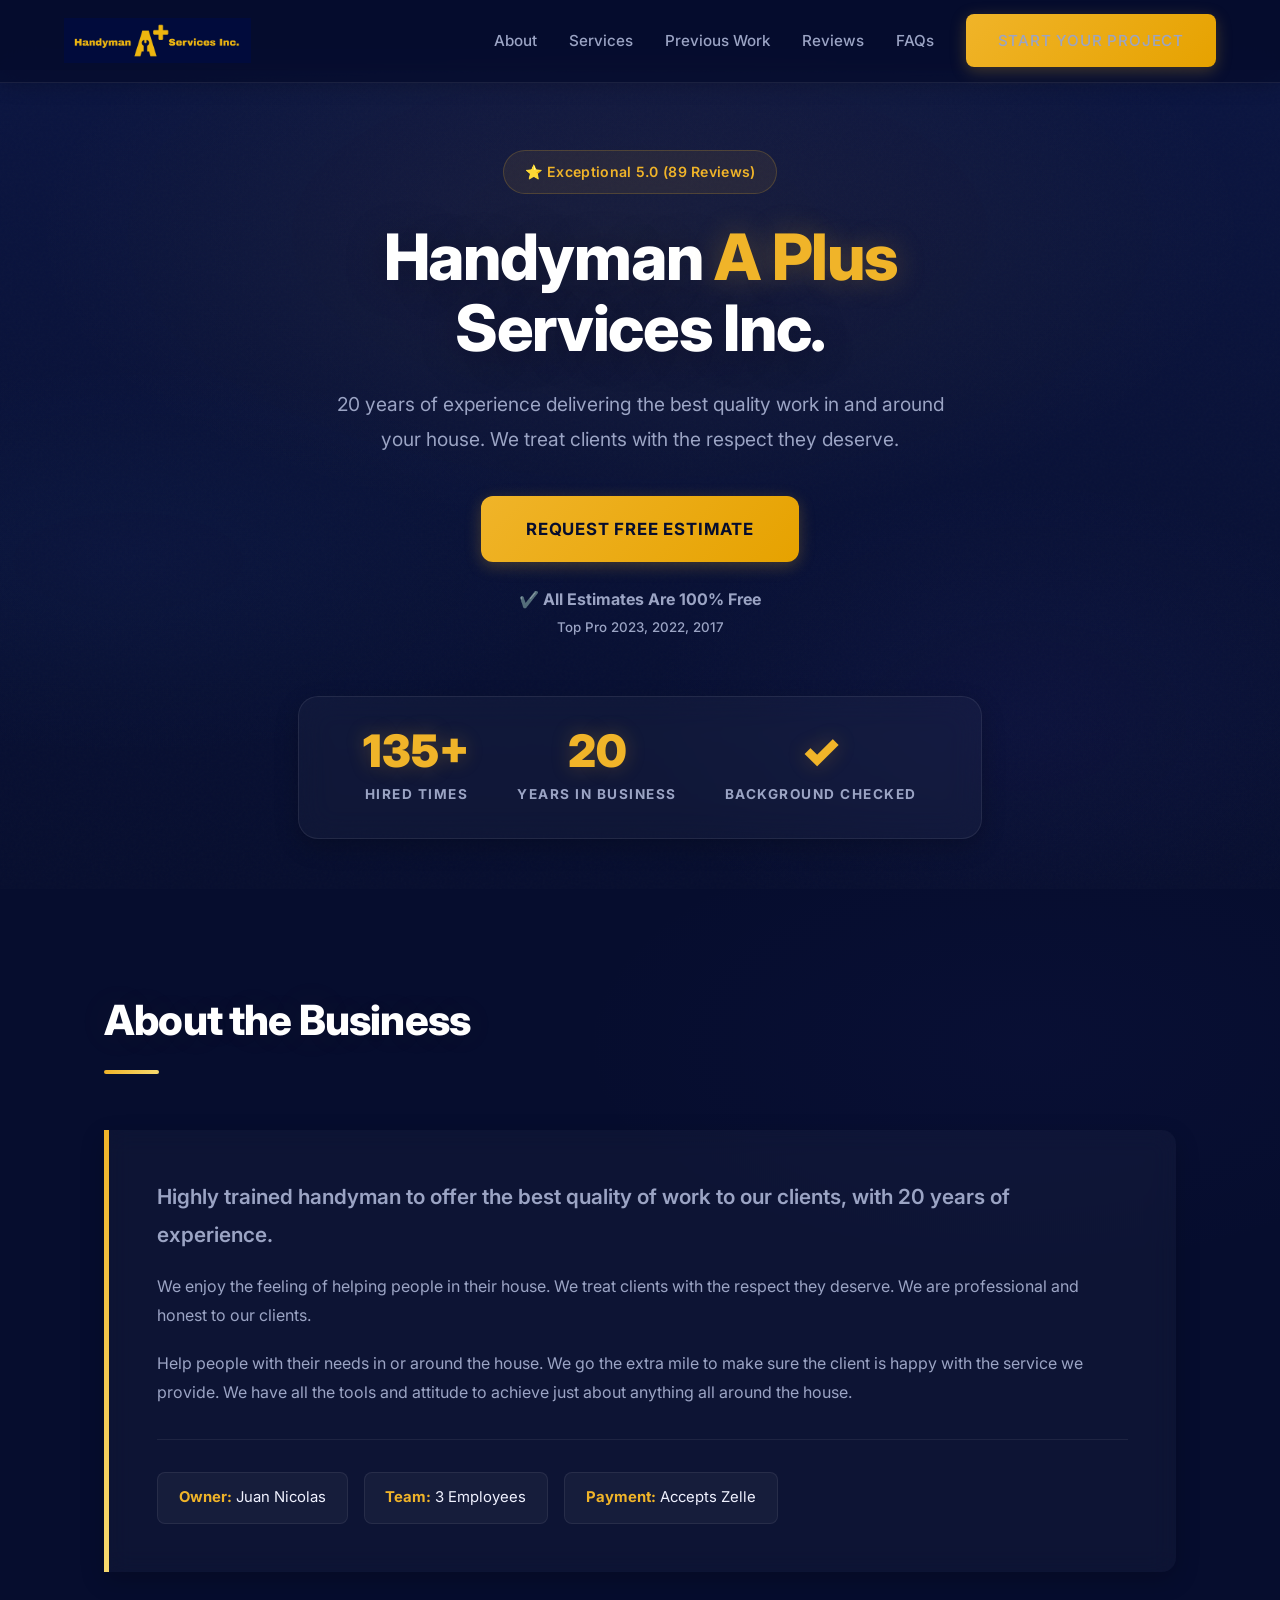
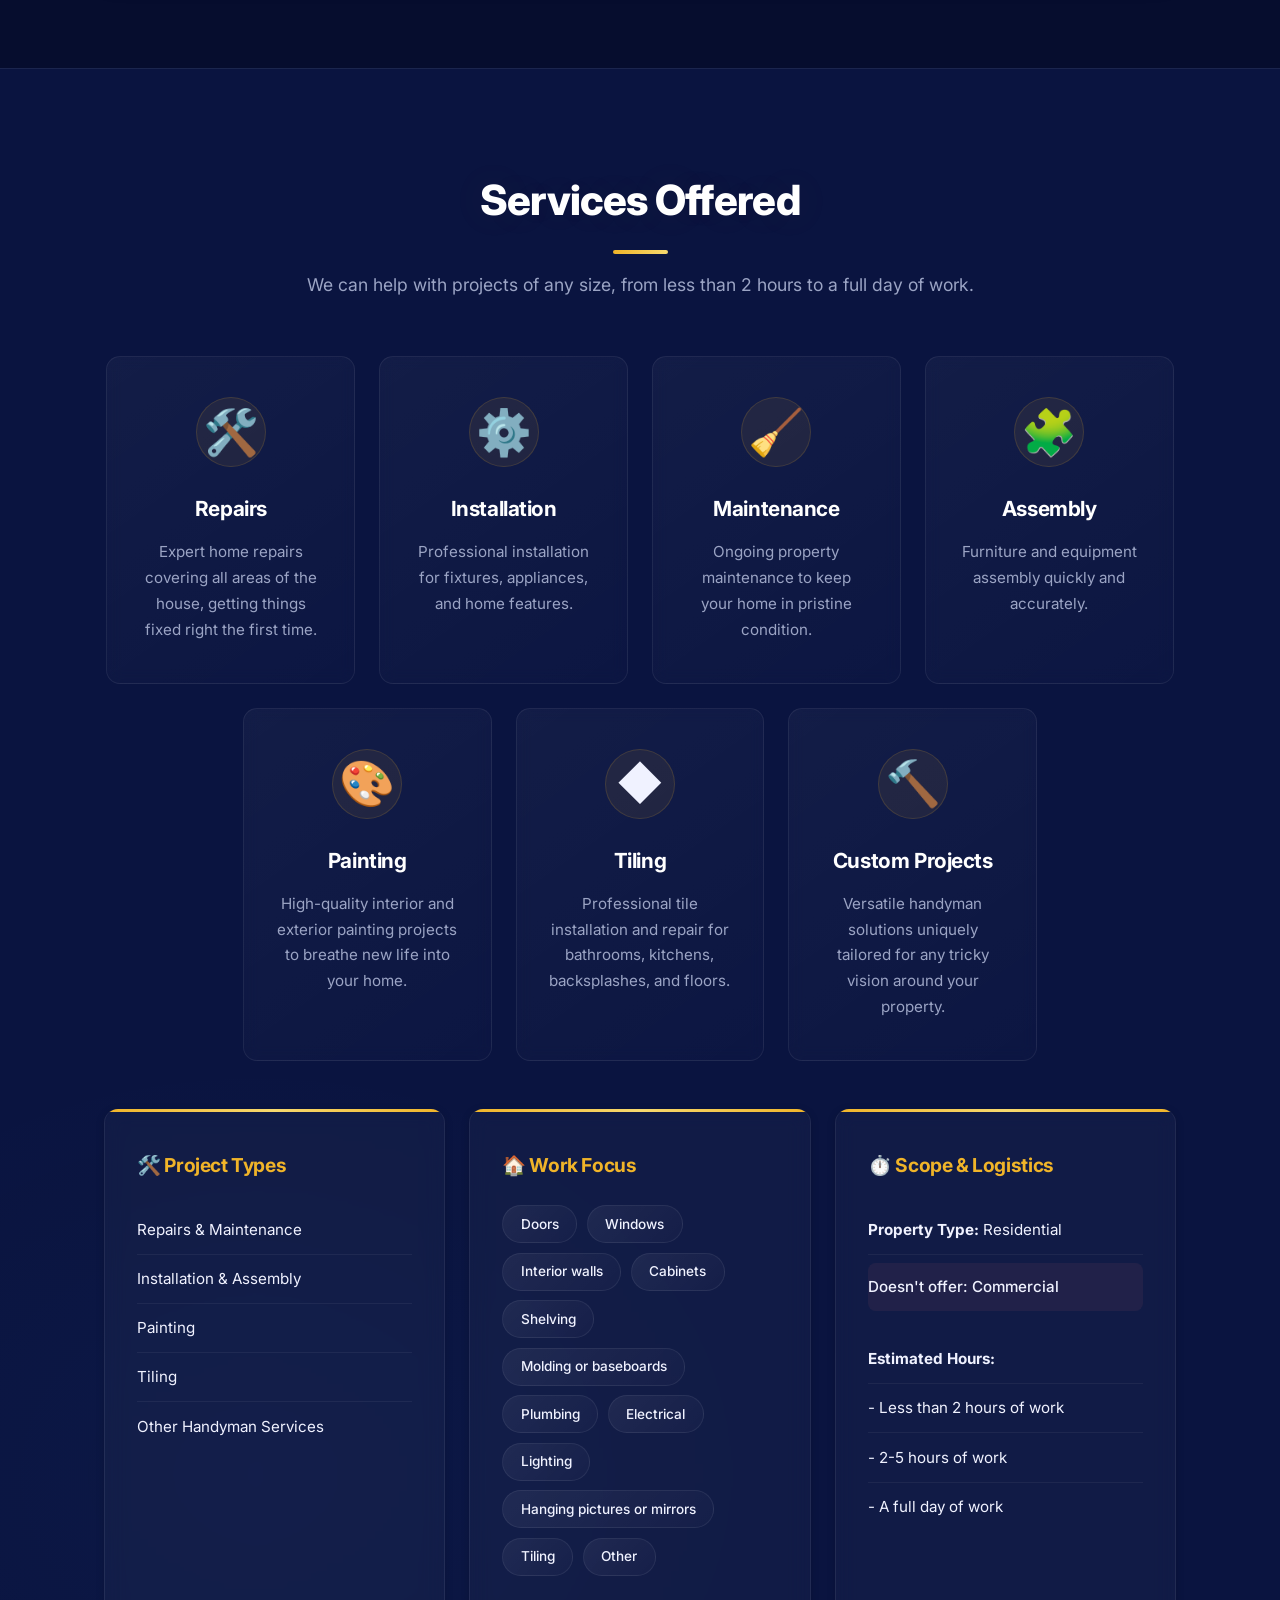
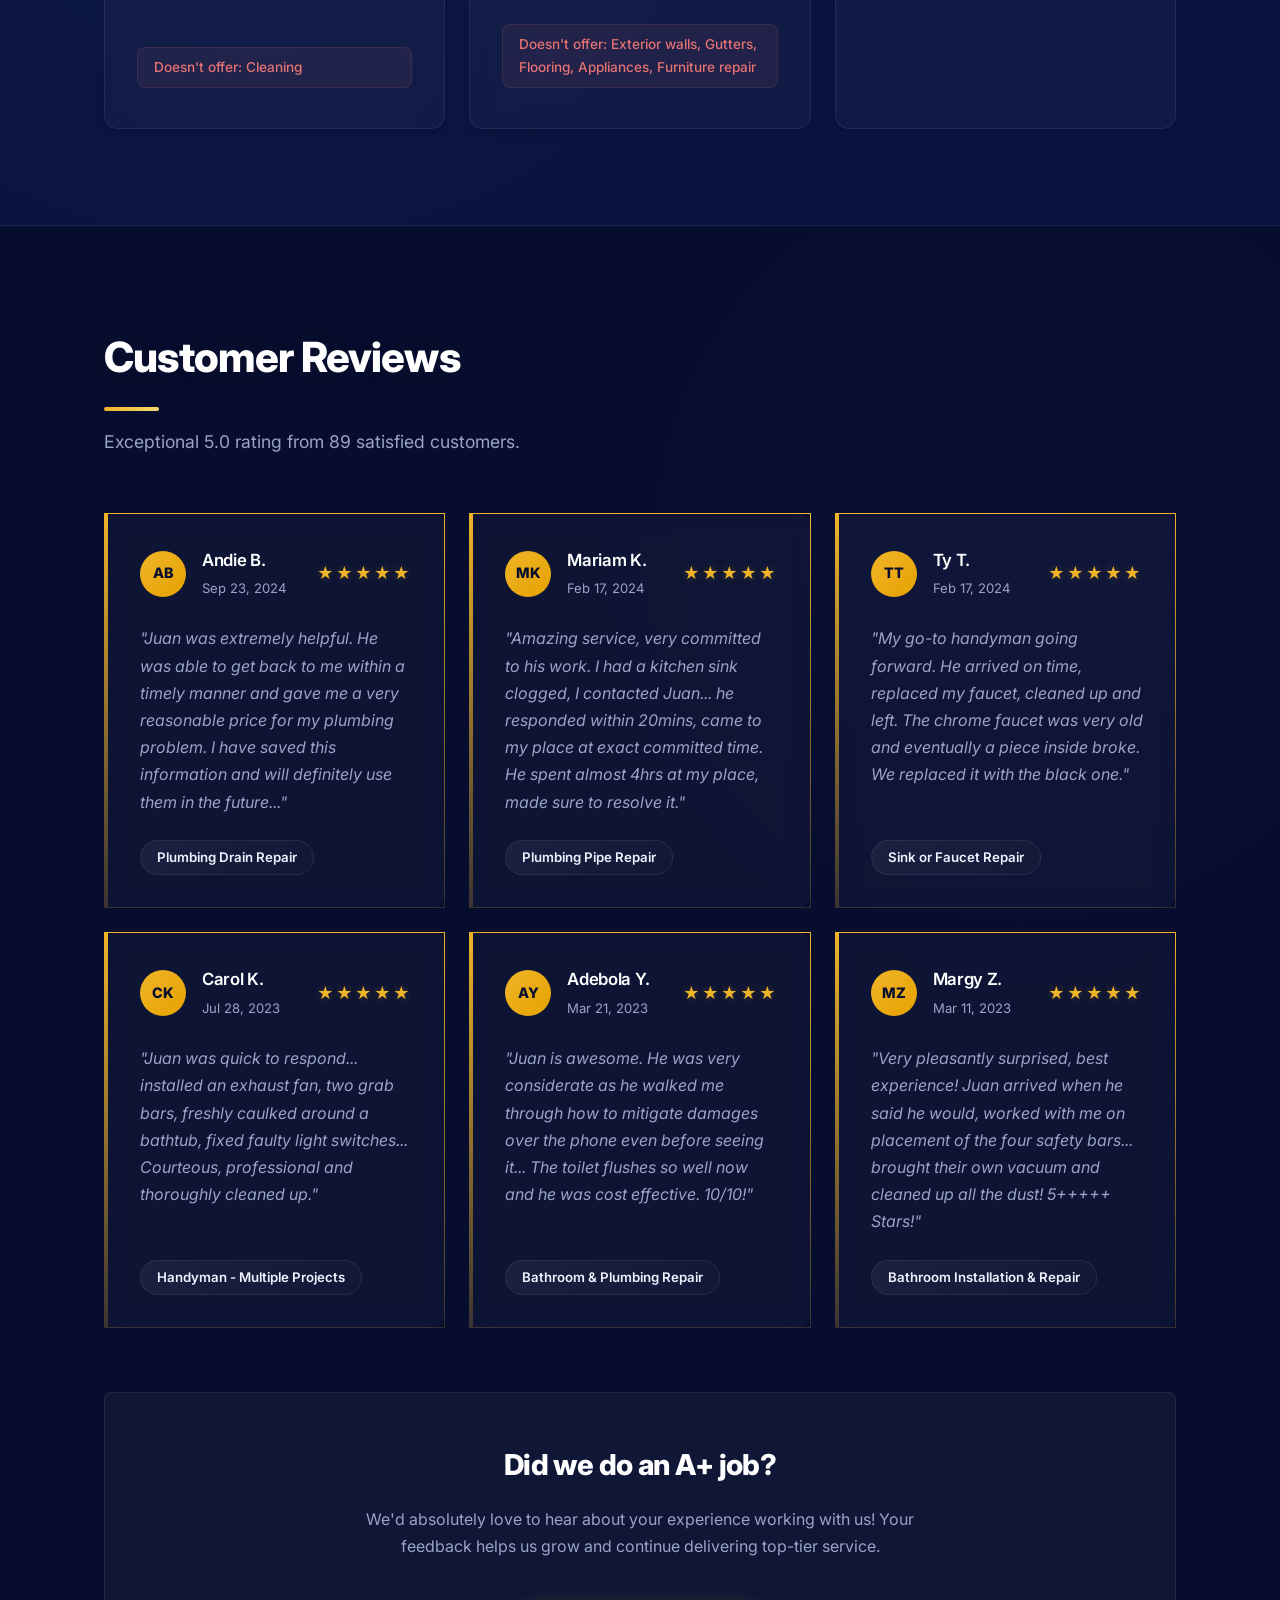
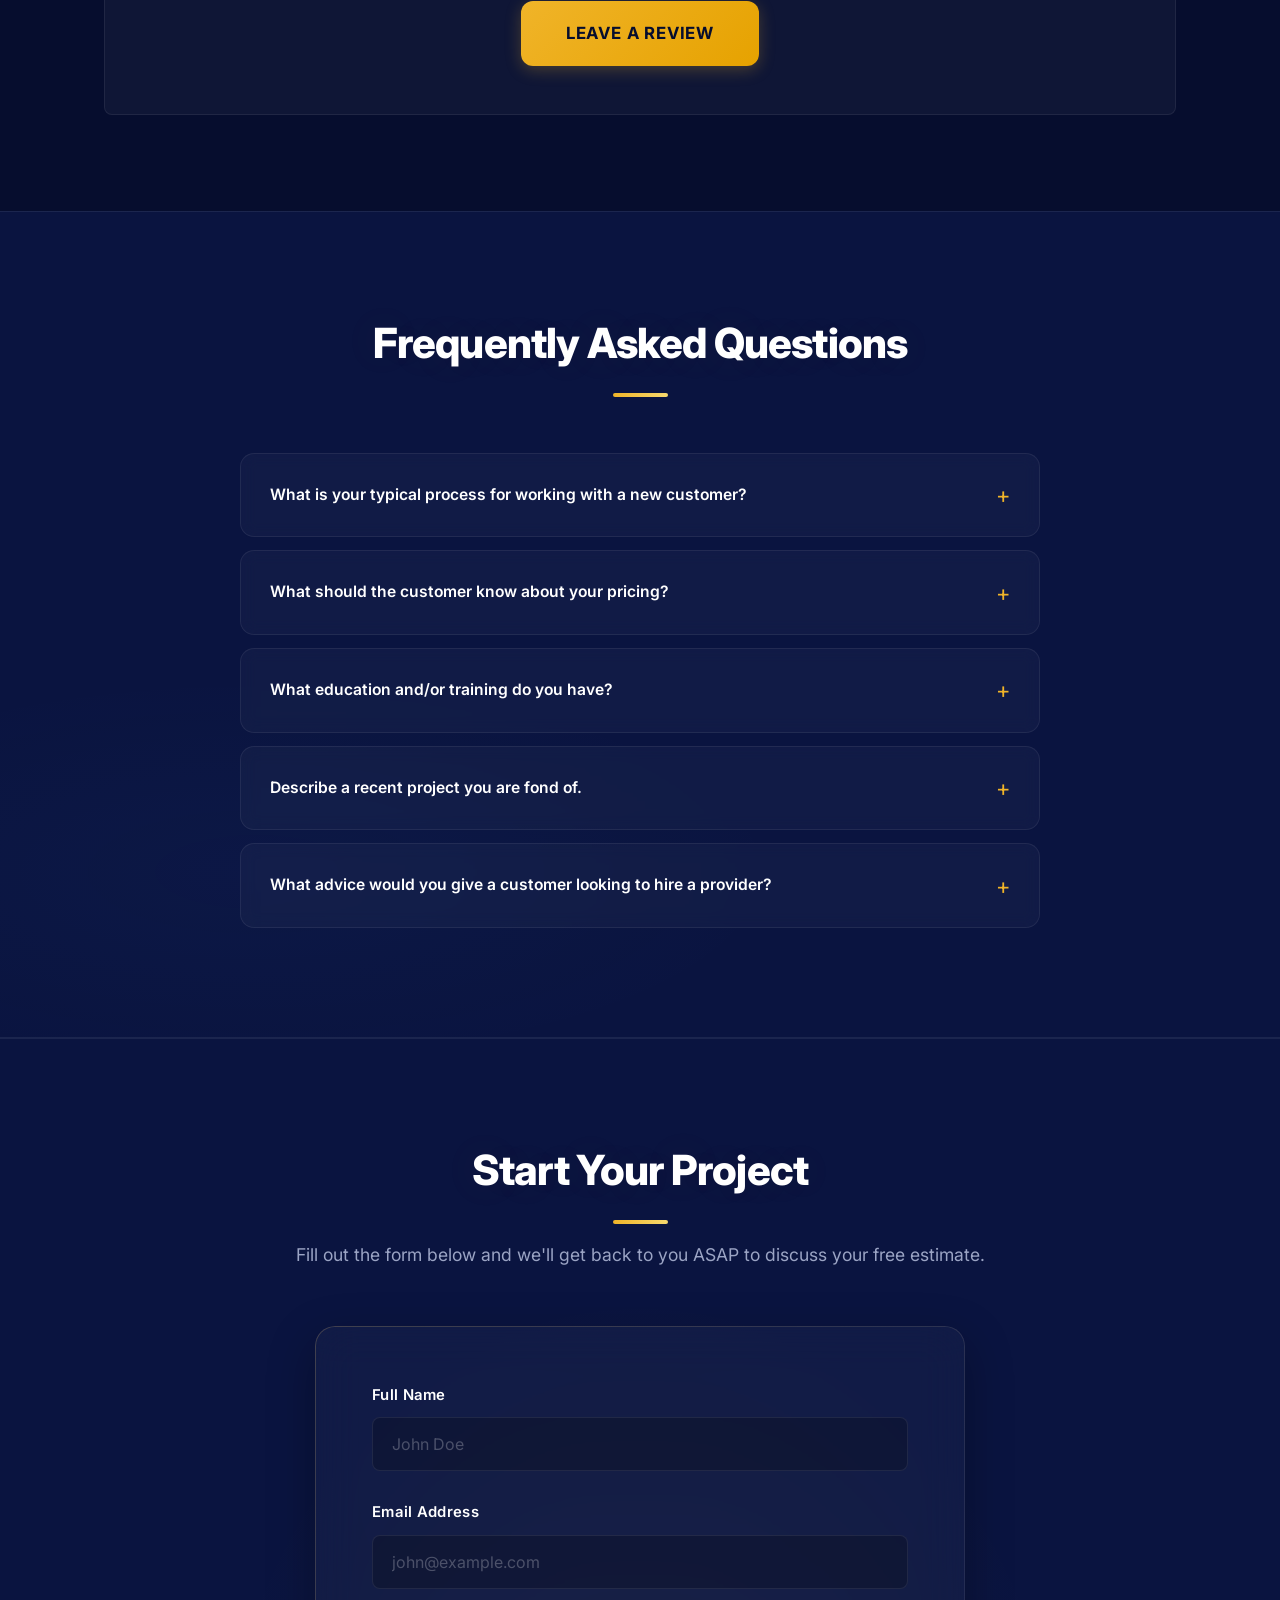
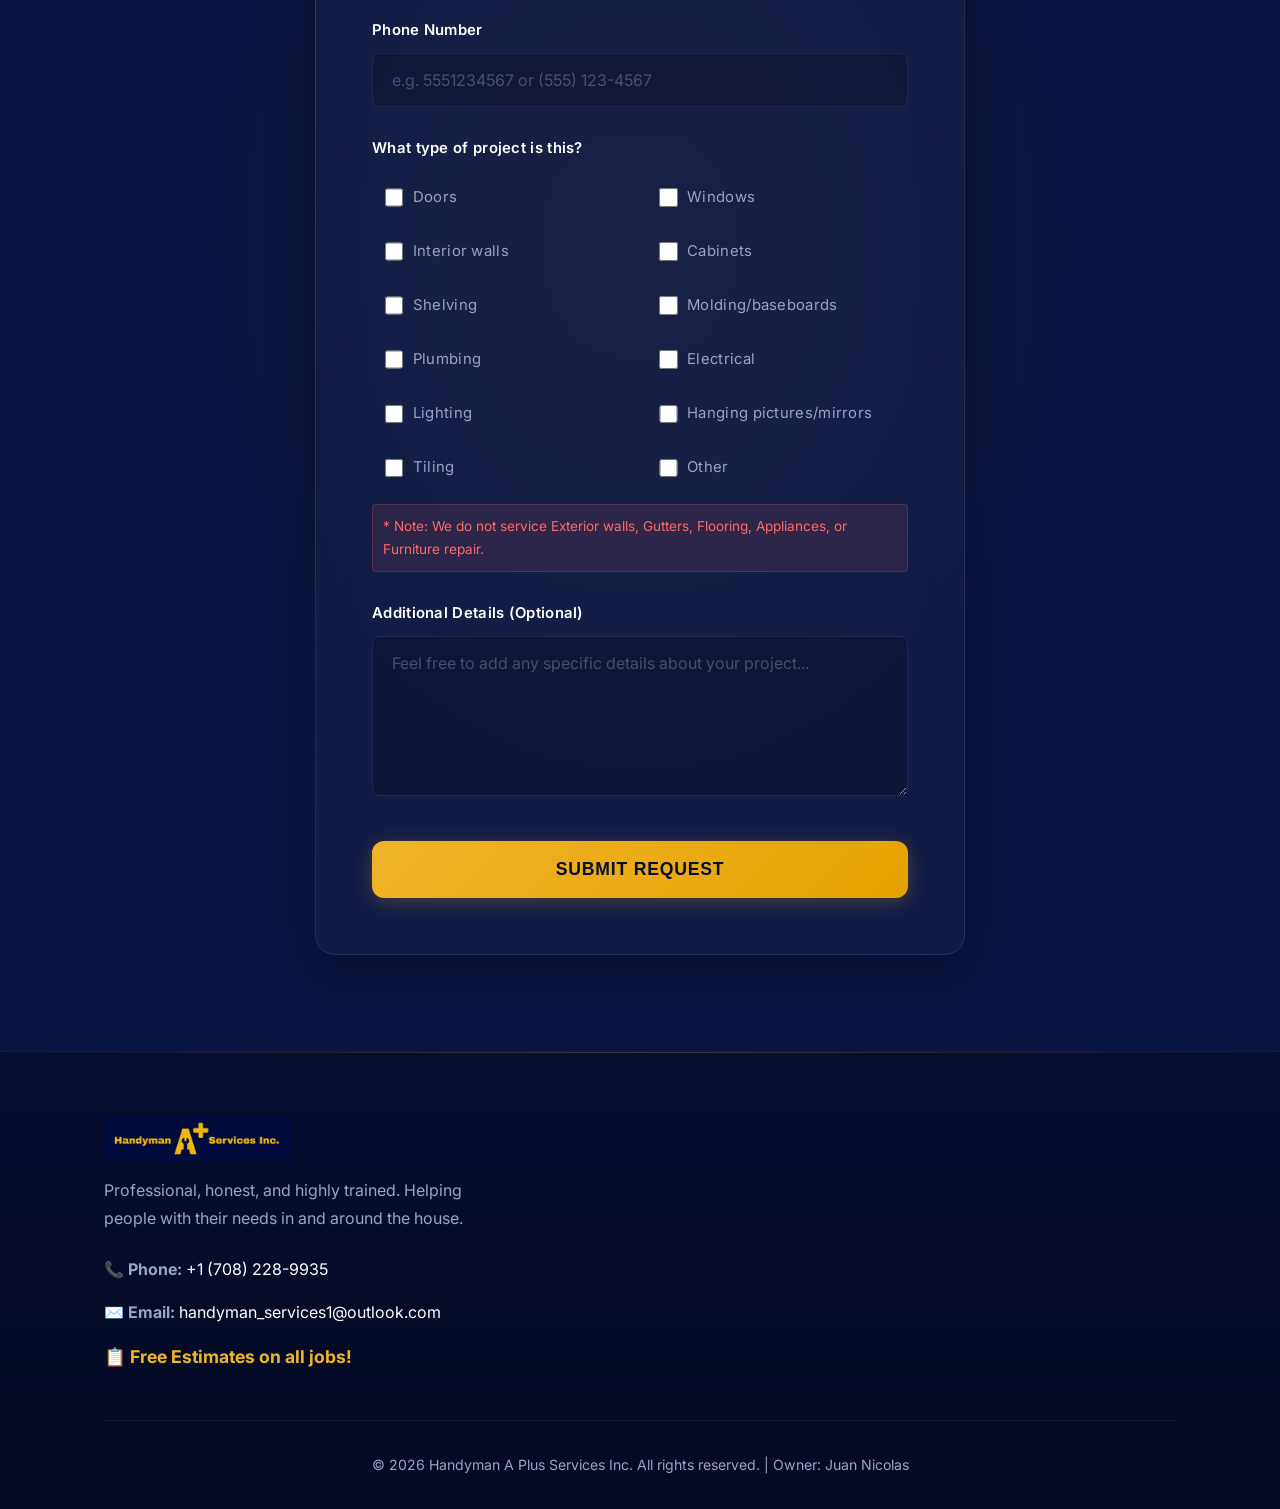
<file: index.html>
<!DOCTYPE html>
<html lang="en">
<head>
    <meta charset="UTF-8">
    <meta name="viewport" content="width=device-width, initial-scale=1.0">
    <title>Handyman A Plus Services Inc. | Top Pro Services</title>
    <meta name="description" content="Highly trained handyman offering the best quality of work to our clients in Chicago, with 20 years of experience.">
    <!-- Clean, professional font -->
    <link href="https://fonts.googleapis.com/css2?family=Inter:wght@300;400;500;600;700;800;900&family=Roboto:wght@300;400;500;700;900&display=swap" rel="stylesheet">
    <link rel="stylesheet" href="style.css?v=3">
    <link rel="icon" type="image/png" href="favicon.png">
</head>
<body>
    <nav class="navbar">
        <a href="index.html" class="logo" style="text-decoration: none;">
            <img src="images/jnav.png?v=2" alt="Handyman A+ Services Inc." style="height: 45px; width: auto; display: block;">
        </a>
        <ul class="nav-links">
            <li><a href="#about">About</a></li>
            <li><a href="#services">Services</a></li>
            <li><a href="previous-work.html">Previous Work</a></li>
            <li><a href="reviews.html">Reviews</a></li>
            <li><a href="#faqs">FAQs</a></li>
            <li><a href="#contact" class="cta-btn primary-btn">Start Your Project</a></li>
        </ul>
        <div class="mobile-menu-btn">☰</div>
    </nav>

    <header class="hero">
        <div class="hero-content">
            <div class="badge">⭐ Exceptional 5.0 (89 Reviews)</div>
            <h1>Handyman <span>A Plus</span><br>Services Inc.</h1>
            <p>20 years of experience delivering the best quality work in and around your house. We treat clients with the respect they deserve.</p>
            <div class="hero-actions">
                <a href="#contact" class="cta-btn primary-btn large">Request Free Estimate</a>
                <div class="contact-info" style="margin-top: 0.5rem;">
                    <strong>✔️ All Estimates Are 100% Free</strong><br>
                    <small>Top Pro 2023, 2022, 2017</small>
                </div>
            </div>
        </div>
        <div class="hero-stats">
            <div class="stat-box">
                <span class="stat-num">135+</span>
                <span class="stat-label">Hired Times</span>
            </div>
            <div class="stat-box">
                <span class="stat-num">20</span>
                <span class="stat-label">Years in Business</span>
            </div>
            <div class="stat-box">
                <span class="stat-num">✓</span>
                <span class="stat-label">Background Checked</span>
            </div>
        </div>
    </header>

    <section id="about" class="about-section">
        <div class="container">
            <div class="section-header">
                <h2>About the Business</h2>
                <div class="line"></div>
            </div>
            <div class="about-content">
                <p class="lead-text">Highly trained handyman to offer the best quality of work to our clients, with 20 years of experience.</p>
                <p>We enjoy the feeling of helping people in their house. We treat clients with the respect they deserve. We are professional and honest to our clients.</p>
                <p>Help people with their needs in or around the house. We go the extra mile to make sure the client is happy with the service we provide. We have all the tools and attitude to achieve just about anything all around the house.</p>
                
                <div class="creds">
                    <div class="cred-item"><strong>Owner:</strong> Juan Nicolas</div>
                    <div class="cred-item"><strong>Team:</strong> 3 Employees</div>
                    <div class="cred-item"><strong>Payment:</strong> Accepts Zelle</div>
                </div>
            </div>
        </div>
    </section>

    <section id="services" class="services-section">
        <div class="container">
            <div class="section-header center">
                <h2>Services Offered</h2>
                <div class="line center-line"></div>
                <p>We can help with projects of any size, from less than 2 hours to a full day of work.</p>
            </div>
            <div class="services-grid">
                <div class="service-card">
                    <div class="icon-wrap">🛠️</div>
                    <h3>Repairs</h3>
                    <p>Expert home repairs covering all areas of the house, getting things fixed right the first time.</p>
                </div>
                <div class="service-card">
                    <div class="icon-wrap">⚙️</div>
                    <h3>Installation</h3>
                    <p>Professional installation for fixtures, appliances, and home features.</p>
                </div>
                <div class="service-card">
                    <div class="icon-wrap">🧹</div>
                    <h3>Maintenance</h3>
                    <p>Ongoing property maintenance to keep your home in pristine condition.</p>
                </div>
                <div class="service-card">
                    <div class="icon-wrap">🧩</div>
                    <h3>Assembly</h3>
                    <p>Furniture and equipment assembly quickly and accurately.</p>
                </div>
                <div class="service-card">
                    <div class="icon-wrap">🎨</div>
                    <h3>Painting</h3>
                    <p>High-quality interior and exterior painting projects to breathe new life into your home.</p>
                </div>
                <div class="service-card">
                    <div class="icon-wrap">◆</div>
                    <h3>Tiling</h3>
                    <p>Professional tile installation and repair for bathrooms, kitchens, backsplashes, and floors.</p>
                </div>
                <div class="service-card">
                    <div class="icon-wrap">🔨</div>
                    <h3>Custom Projects</h3>
                    <p>Versatile handyman solutions uniquely tailored for any tricky vision around your property.</p>
                </div>
            </div>
            
            <div class="comprehensive-services">
                <div class="service-category">
                    <h3>🛠️ Project Types</h3>
                    <ul class="clean-list">
                        <li>Repairs & Maintenance</li>
                        <li>Installation & Assembly</li>
                        <li>Painting</li>
                        <li>Tiling</li>
                        <li>Other Handyman Services</li>
                    </ul>
                    <div class="not-offered">Doesn't offer: Cleaning</div>
                </div>
                <div class="service-category">
                    <h3>🏠 Work Focus</h3>
                    <div class="tags">
                        <span>Doors</span>
                        <span>Windows</span>
                        <span>Interior walls</span>
                        <span>Cabinets</span>
                        <span>Shelving</span>
                        <span>Molding or baseboards</span>
                        <span>Plumbing</span>
                        <span>Electrical</span>
                        <span>Lighting</span>
                        <span>Hanging pictures or mirrors</span>
                        <span>Tiling</span>
                        <span>Other</span>
                    </div>
                    <div class="not-offered mt-2">Doesn't offer: Exterior walls, Gutters, Flooring, Appliances, Furniture repair</div>
                </div>
                <div class="service-category">
                    <h3>⏱️ Scope & Logistics</h3>
                    <ul class="clean-list">
                        <li><strong>Property Type:</strong> Residential</li>
                        <li class="not-offered">Doesn't offer: Commercial</li>
                        <div class="mt-2"></div>
                        <li><strong>Estimated Hours:</strong></li>
                        <li>- Less than 2 hours of work</li>
                        <li>- 2-5 hours of work</li>
                        <li>- A full day of work</li>
                    </ul>
                </div>
            </div>
        </div>
    </section>

    <section id="reviews" class="reviews-section">
        <div class="container">
            <div class="section-header">
                <h2>Customer Reviews</h2>
                <div class="line"></div>
                <p>Exceptional 5.0 rating from 89 satisfied customers.</p>
            </div>
            <div class="reviews-grid">
                <div class="review-card">
                    <div class="review-head">
                        <div class="reviewer-avatar">AB</div>
                        <div class="reviewer-info">
                            <h4>Andie B.</h4>
                            <span class="date">Sep 23, 2024</span>
                        </div>
                        <div class="stars">★★★★★</div>
                    </div>
                    <p class="review-text">"Juan was extremely helpful. He was able to get back to me within a timely manner and gave me a very reasonable price for my plumbing problem. I have saved this information and will definitely use them in the future..."</p>
                    <div class="service-tag">Plumbing Drain Repair</div>
                </div>

                <div class="review-card">
                    <div class="review-head">
                        <div class="reviewer-avatar">MK</div>
                        <div class="reviewer-info">
                            <h4>Mariam K.</h4>
                            <span class="date">Feb 17, 2024</span>
                        </div>
                        <div class="stars">★★★★★</div>
                    </div>
                    <p class="review-text">"Amazing service, very committed to his work. I had a kitchen sink clogged, I contacted Juan... he responded within 20mins, came to my place at exact committed time. He spent almost 4hrs at my place, made sure to resolve it."</p>
                    <div class="service-tag">Plumbing Pipe Repair</div>
                </div>

                <div class="review-card">
                    <div class="review-head">
                        <div class="reviewer-avatar">TT</div>
                        <div class="reviewer-info">
                            <h4>Ty T.</h4>
                            <span class="date">Feb 17, 2024</span>
                        </div>
                        <div class="stars">★★★★★</div>
                    </div>
                    <p class="review-text">"My go-to handyman going forward. He arrived on time, replaced my faucet, cleaned up and left. The chrome faucet was very old and eventually a piece inside broke. We replaced it with the black one."</p>
                    <div class="service-tag">Sink or Faucet Repair</div>
                </div>

                <div class="review-card">
                    <div class="review-head">
                        <div class="reviewer-avatar">CK</div>
                        <div class="reviewer-info">
                            <h4>Carol K.</h4>
                            <span class="date">Jul 28, 2023</span>
                        </div>
                        <div class="stars">★★★★★</div>
                    </div>
                    <p class="review-text">"Juan was quick to respond... installed an exhaust fan, two grab bars, freshly caulked around a bathtub, fixed faulty light switches... Courteous, professional and thoroughly cleaned up."</p>
                    <div class="service-tag">Handyman - Multiple Projects</div>
                </div>

                <div class="review-card">
                    <div class="review-head">
                        <div class="reviewer-avatar">AY</div>
                        <div class="reviewer-info">
                            <h4>Adebola Y.</h4>
                            <span class="date">Mar 21, 2023</span>
                        </div>
                        <div class="stars">★★★★★</div>
                    </div>
                    <p class="review-text">"Juan is awesome. He was very considerate as he walked me through how to mitigate damages over the phone even before seeing it... The toilet flushes so well now and he was cost effective. 10/10!"</p>
                    <div class="service-tag">Bathroom & Plumbing Repair</div>
                </div>

                <div class="review-card">
                    <div class="review-head">
                        <div class="reviewer-avatar">MZ</div>
                        <div class="reviewer-info">
                            <h4>Margy Z.</h4>
                            <span class="date">Mar 11, 2023</span>
                        </div>
                        <div class="stars">★★★★★</div>
                    </div>
                    <p class="review-text">"Very pleasantly surprised, best experience! Juan arrived when he said he would, worked with me on placement of the four safety bars... brought their own vacuum and cleaned up all the dust! 5+++++ Stars!"</p>
                    <div class="service-tag">Bathroom Installation & Repair</div>
                </div>
            </div>

            <div style="text-align: center; margin-top: 4rem; padding: 3rem; background: var(--bg-card); border-radius: 8px; border: 1px solid var(--border-color);">
                <h3 style="font-size: 1.8rem; margin-bottom: 1rem; color: #ffffff;">Did we do an A+ job?</h3>
                <p style="color: var(--text-muted); margin-bottom: 1.5rem; max-width: 600px; margin-left: auto; margin-right: auto;">We'd absolutely love to hear about your experience working with us! Your feedback helps us grow and continue delivering top-tier service.</p>
                <a href="https://forms.gle/YDGtzzRRrwmnDyBZ9" target="_blank" class="cta-btn primary-btn large" style="margin-top: 1rem;">Leave a Review</a>
            </div>
        </div>
    </section>

    <section id="faqs" class="faqs-section">
        <div class="container">
            <div class="section-header center">
                <h2>Frequently Asked Questions</h2>
                <div class="line center-line"></div>
            </div>
            <div class="faq-list">
                <div class="faq-item">
                    <div class="faq-question">What is your typical process for working with a new customer? <span class="toggle-icon">+</span></div>
                    <div class="faq-answer">I provide the best price on the request, and if the client feels comfortable with the price, I will send my information. I text or call the client to arrange a meeting and then perform the requested service.</div>
                </div>
                <div class="faq-item">
                    <div class="faq-question">What should the customer know about your pricing? <span class="toggle-icon">+</span></div>
                    <div class="faq-answer">I will give the client the best price, without compromising the quality of work we provide.</div>
                </div>
                <div class="faq-item">
                    <div class="faq-question">What education and/or training do you have? <span class="toggle-icon">+</span></div>
                    <div class="faq-answer">I have 20 years of experience, acquired by working in different fields of construction. I had worked in plumbing companies, paint, and tile on bathrooms and kitchens. I was an amazing worker... that's when I decided to grow more as a person and do my business.</div>
                </div>
                <div class="faq-item">
                    <div class="faq-question">Describe a recent project you are fond of. <span class="toggle-icon">+</span></div>
                    <div class="faq-answer">The last work I did was replacing a kitchen sink and new faucet. It took me a good 2 hours. I took my time making sure I didn't damage the counter top.</div>
                </div>
                <div class="faq-item">
                    <div class="faq-question">What advice would you give a customer looking to hire a provider? <span class="toggle-icon">+</span></div>
                    <div class="faq-answer">The advice I give any client is make sure they feel comfortable with the person they are hiring.</div>
                </div>
            </div>
        </div>
    </section>

    <section id="contact" class="contact-section">
        <div class="container">
            <div class="section-header center">
                <h2>Start Your Project</h2>
                <div class="line center-line"></div>
                <p>Fill out the form below and we'll get back to you ASAP to discuss your free estimate.</p>
            </div>
            <div class="contact-form-wrapper">
                <form action="https://api.web3forms.com/submit" method="POST" class="web3-form">
                    <input type="hidden" name="access_key" value="f98020a1-73f3-460f-adb7-dcfe24ac03cf">
                    <div class="form-group">
                        <label for="name">Full Name</label>
                        <input type="text" name="name" id="name" required placeholder="John Doe">
                    </div>
                    <div class="form-group">
                        <label for="email">Email Address</label>
                        <input type="email" name="email" id="email" required placeholder="john@example.com">
                    </div>
                    <div class="form-group">
                        <label for="phone">Phone Number</label>
                        <input type="tel" name="phone" id="phone" placeholder="e.g. 5551234567 or (555) 123-4567">
                    </div>
                    <div class="form-group">
                        <label style="margin-bottom: 1rem;">What type of project is this?</label>
                        <div class="checkbox-grid">
                            <label class="checkbox-label"><input type="checkbox" name="services" value="Doors"> Doors</label>
                            <label class="checkbox-label"><input type="checkbox" name="services" value="Windows"> Windows</label>
                            <label class="checkbox-label"><input type="checkbox" name="services" value="Interior walls"> Interior walls</label>
                            <label class="checkbox-label"><input type="checkbox" name="services" value="Cabinets"> Cabinets</label>
                            <label class="checkbox-label"><input type="checkbox" name="services" value="Shelving"> Shelving</label>
                            <label class="checkbox-label"><input type="checkbox" name="services" value="Molding_Baseboards"> Molding/baseboards</label>
                            <label class="checkbox-label"><input type="checkbox" name="services" value="Plumbing"> Plumbing</label>
                            <label class="checkbox-label"><input type="checkbox" name="services" value="Electrical"> Electrical</label>
                            <label class="checkbox-label"><input type="checkbox" name="services" value="Lighting"> Lighting</label>
                            <label class="checkbox-label"><input type="checkbox" name="services" value="Pictures_Mirrors"> Hanging pictures/mirrors</label>
                            <label class="checkbox-label"><input type="checkbox" name="services" value="Tiling"> Tiling</label>
                            <label class="checkbox-label"><input type="checkbox" name="services" value="Other"> Other</label>
                        </div>
                        <p style="font-size: 0.85rem; color: #ff6b6b; margin-top: 1rem; padding: 0.6rem; background: rgba(255,107,107,0.1); border-radius: 4px; border: 1px solid rgba(255,107,107,0.2);">* Note: We do not service Exterior walls, Gutters, Flooring, Appliances, or Furniture repair.</p>
                    </div>
                    <div class="form-group">
                        <label for="message">Additional Details (Optional)</label>
                        <textarea name="message" id="message" placeholder="Feel free to add any specific details about your project..."></textarea>
                    </div>
                    <button type="submit" class="cta-btn primary-btn large" style="width: 100%;">Submit Request</button>
                </form>
            </div>
        </div>
    </section>

    <footer class="footer">
        <div class="container">
            <div class="footer-top">
                <div class="footer-brand">
                    <a href="index.html" class="logo" style="text-decoration: none;">
                        <img src="images/jnav.png?v=2" alt="Handyman A+ Services Inc." style="height: 45px; width: auto; display: block;">
                    </a>
                    <p>Professional, honest, and highly trained. Helping people with their needs in and around the house.</p>
                    <div style="margin-top: 1.5rem; color: #fff;">
                        <p style="margin-bottom: 0.5rem;"><strong>📞 Phone:</strong> <a href="tel:+17082289935" style="color: #fff; text-decoration: none;">+1 (708) 228-9935</a></p>
                        <p style="margin-bottom: 0.5rem;"><strong>✉️ Email:</strong> <a href="mailto:handyman_services1@outlook.com" style="color: #fff; text-decoration: none;">handyman_services1@outlook.com</a></p>
                        <p style="color: var(--accent); font-weight: bold; margin-top: 1rem; font-size: 1.1rem;">📋 Free Estimates on all jobs!</p>
                    </div>
                </div>
            </div>
            <div class="footer-bottom">
                <p>&copy; <script>document.write(new Date().getFullYear())</script> Handyman A Plus Services Inc. All rights reserved. | Owner: Juan Nicolas</p>
            </div>
        </div>
    </footer>

    <script src="script.js"></script>
</body>
</html>
</file>
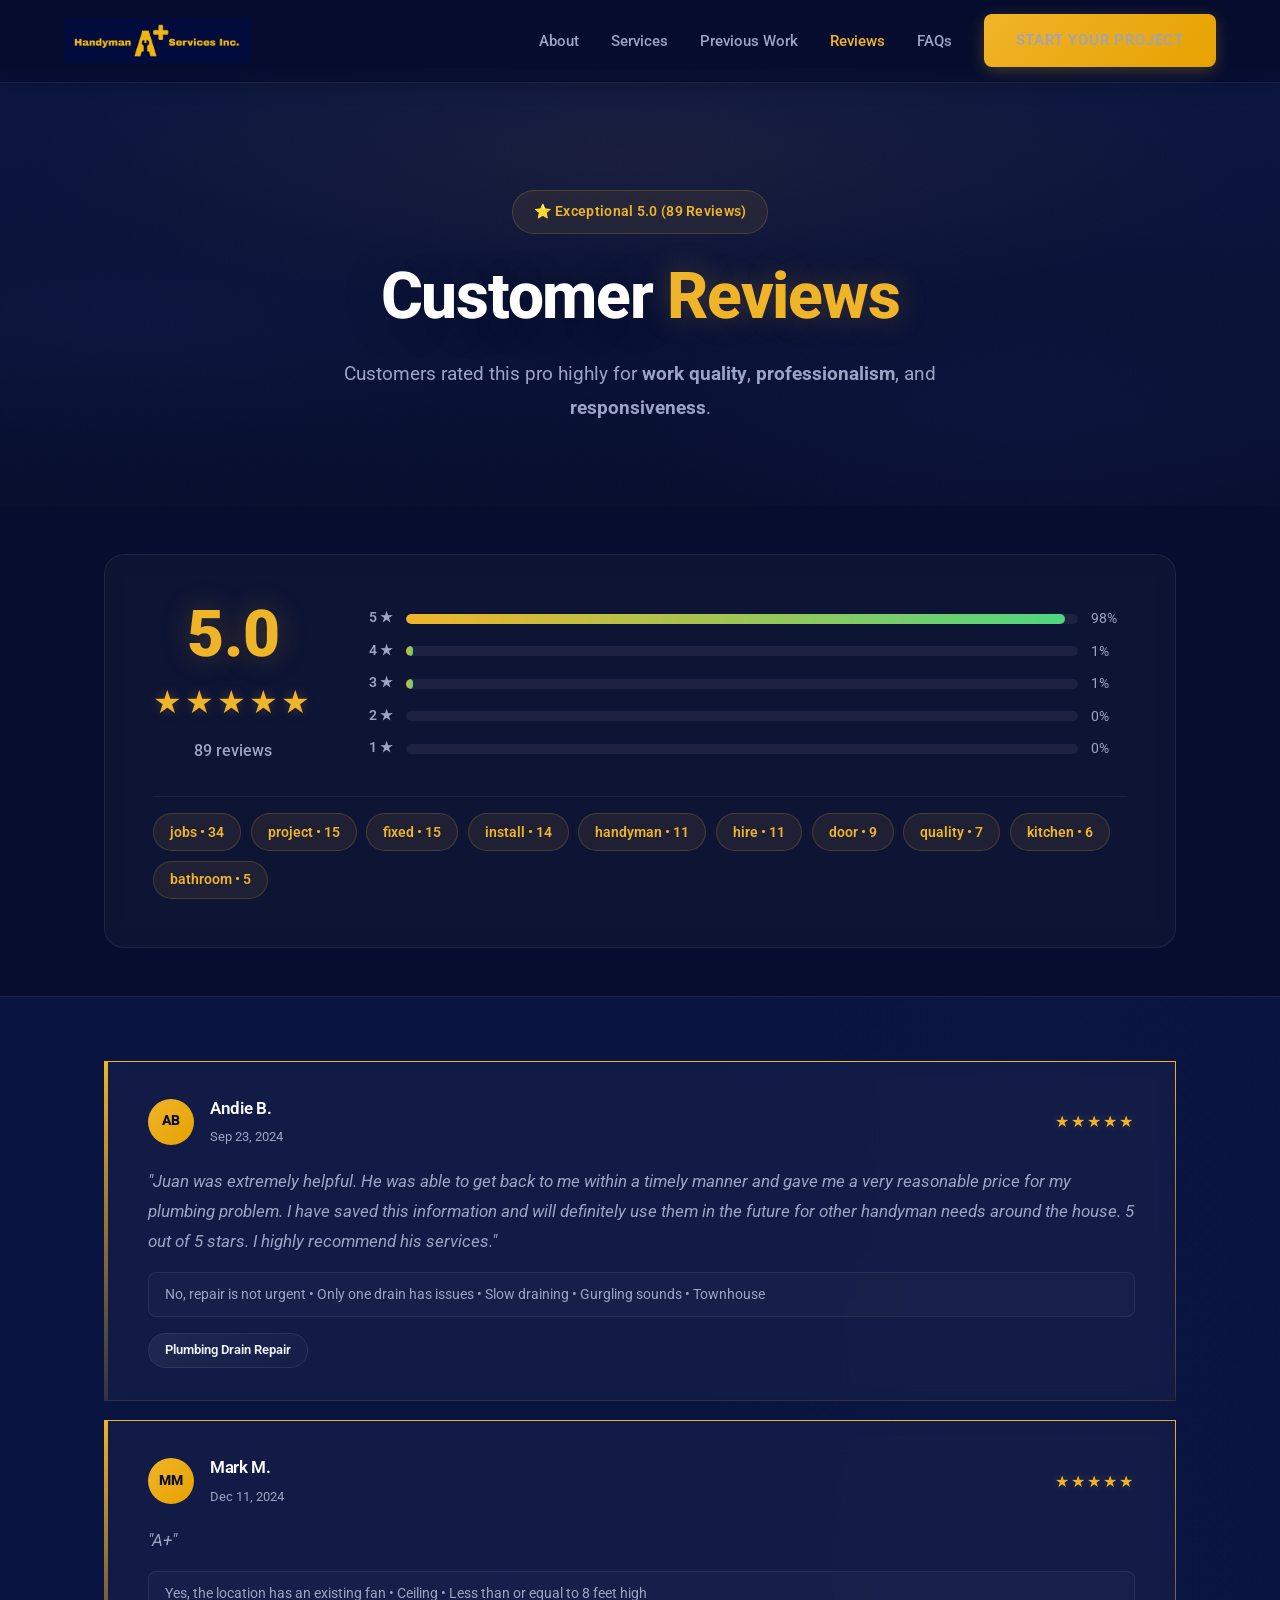
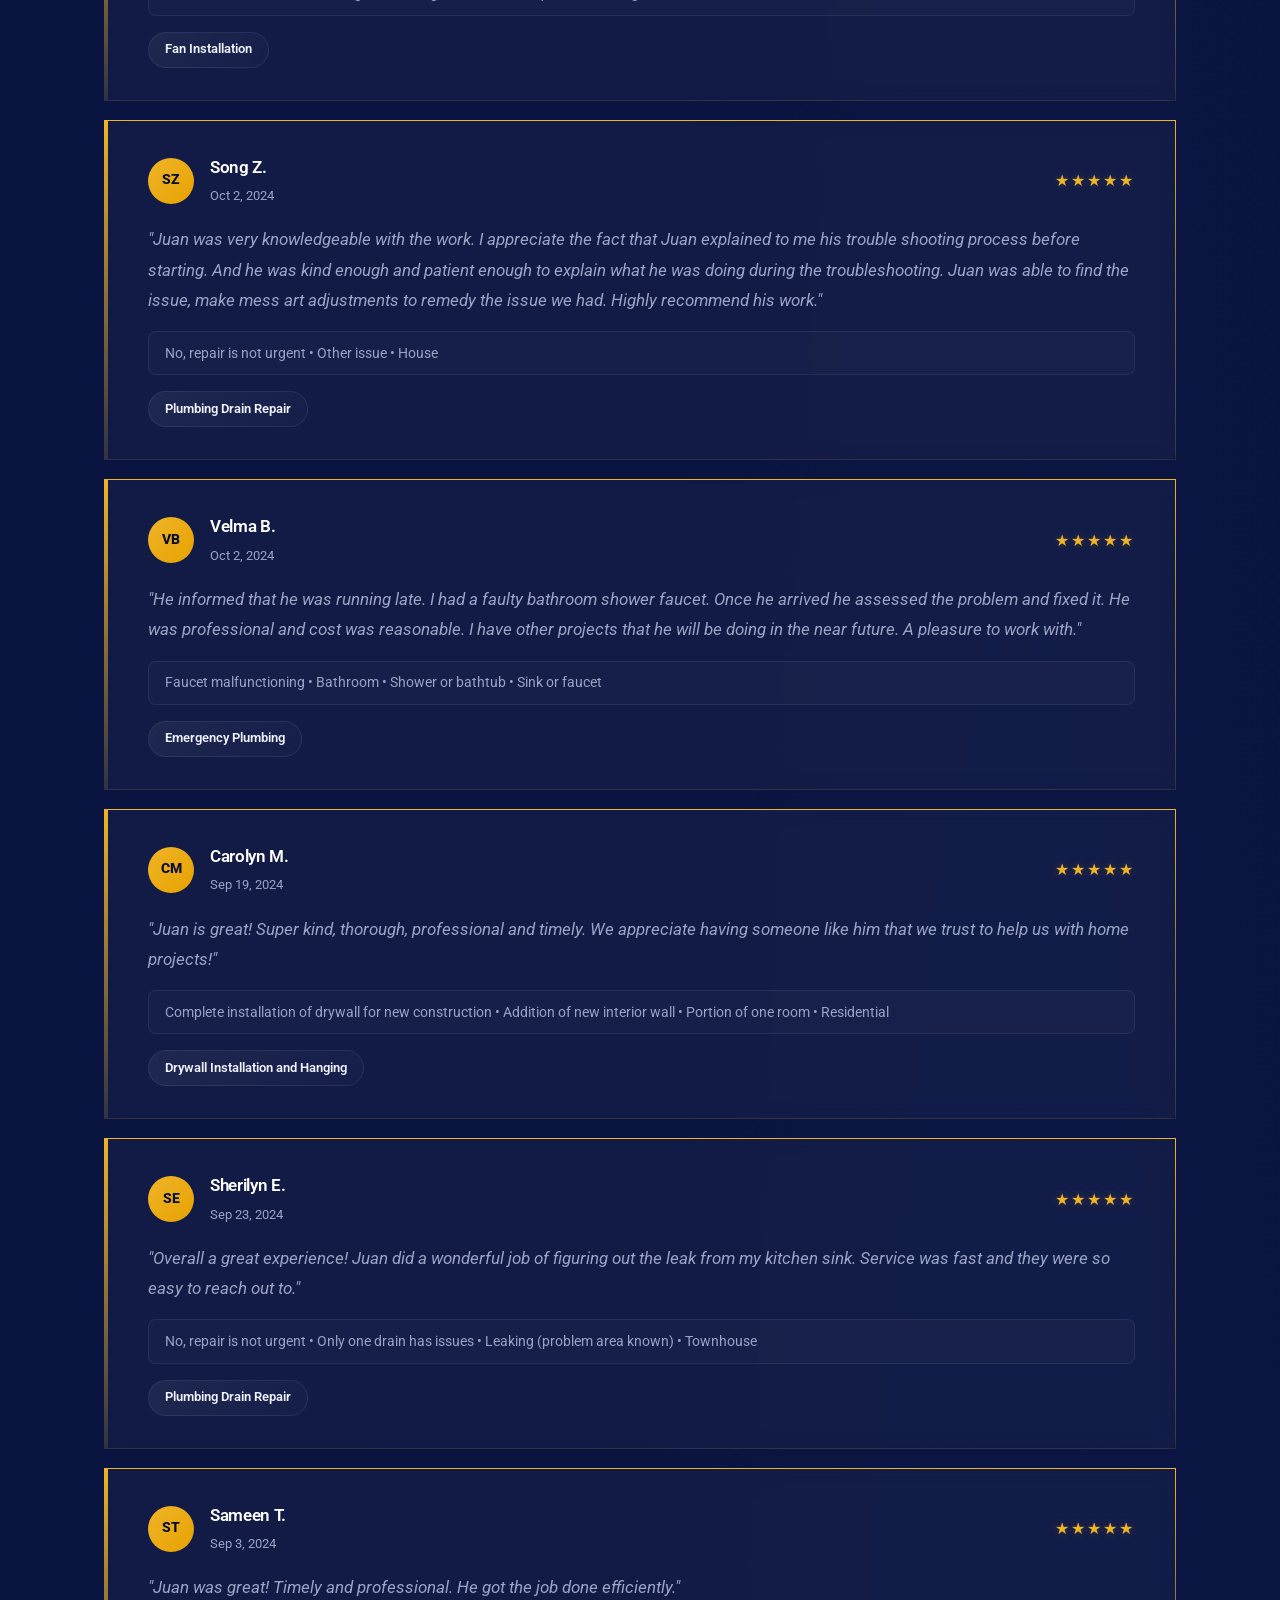
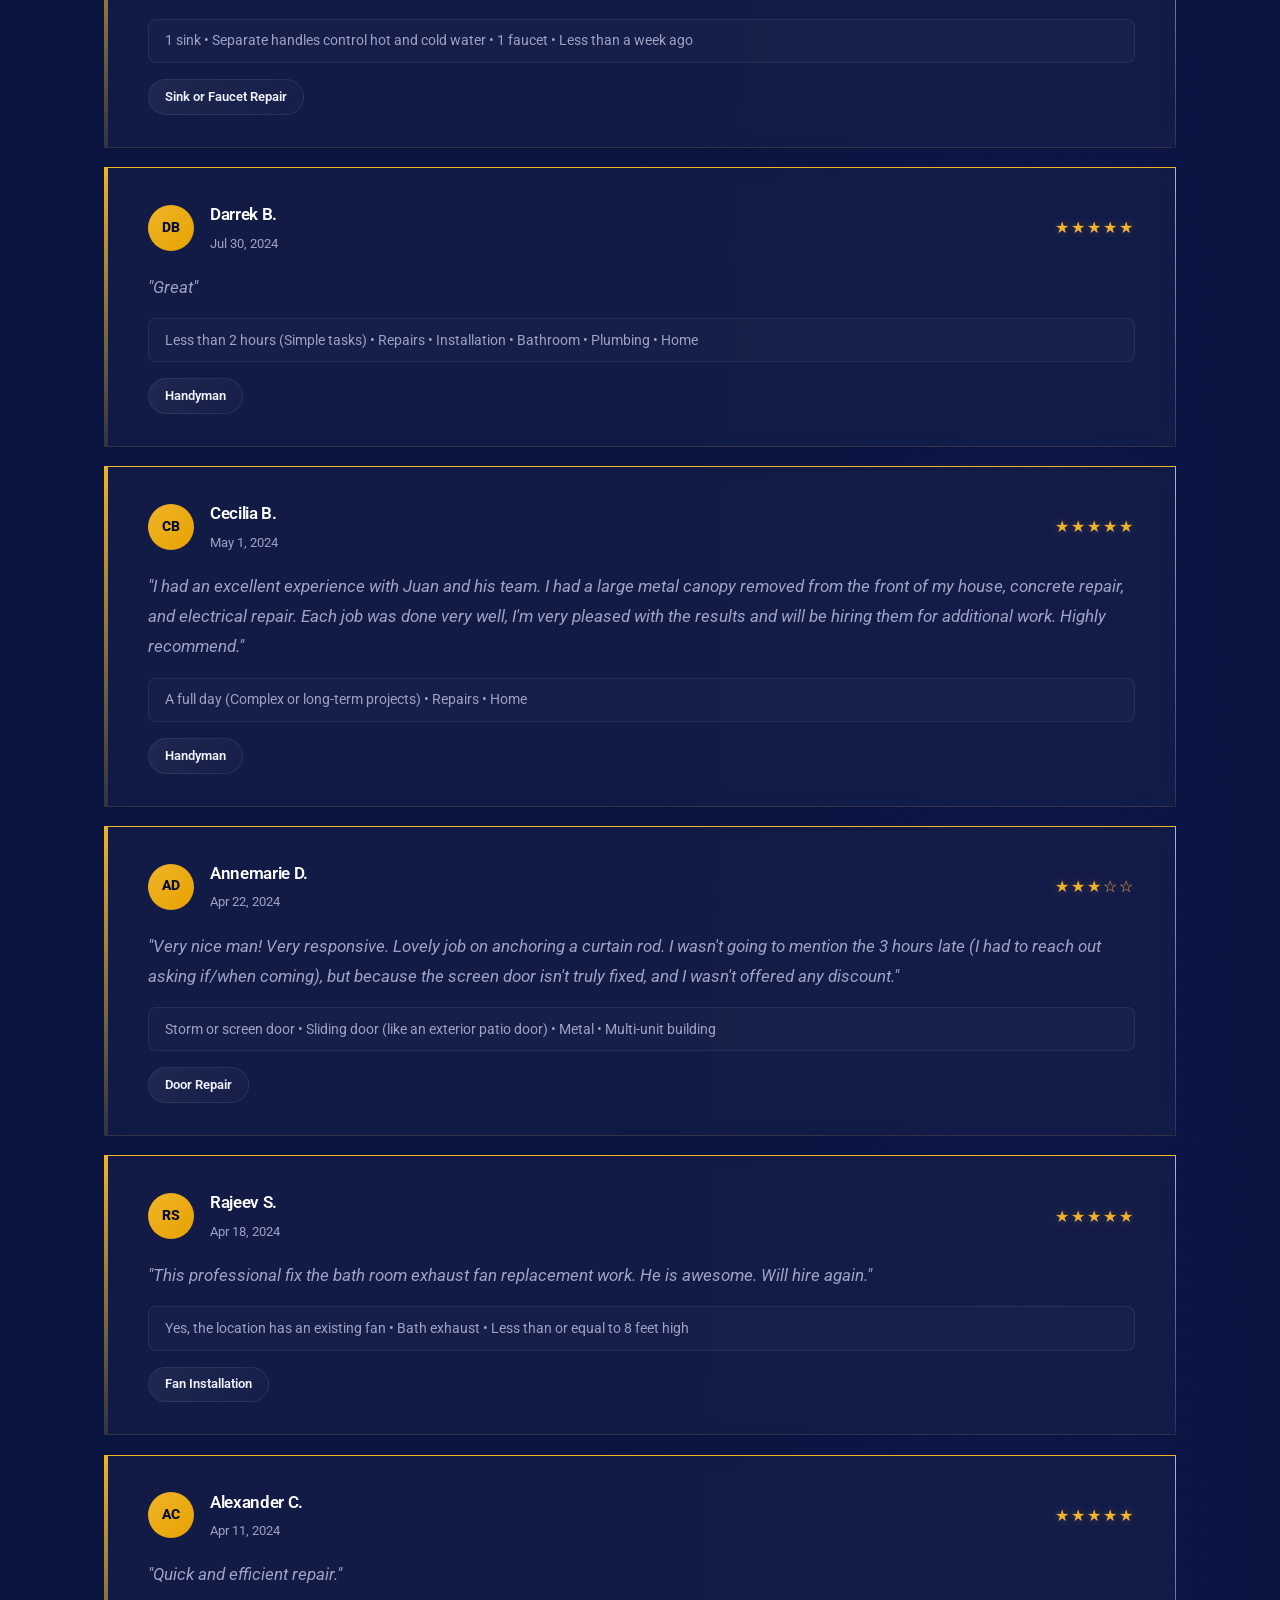
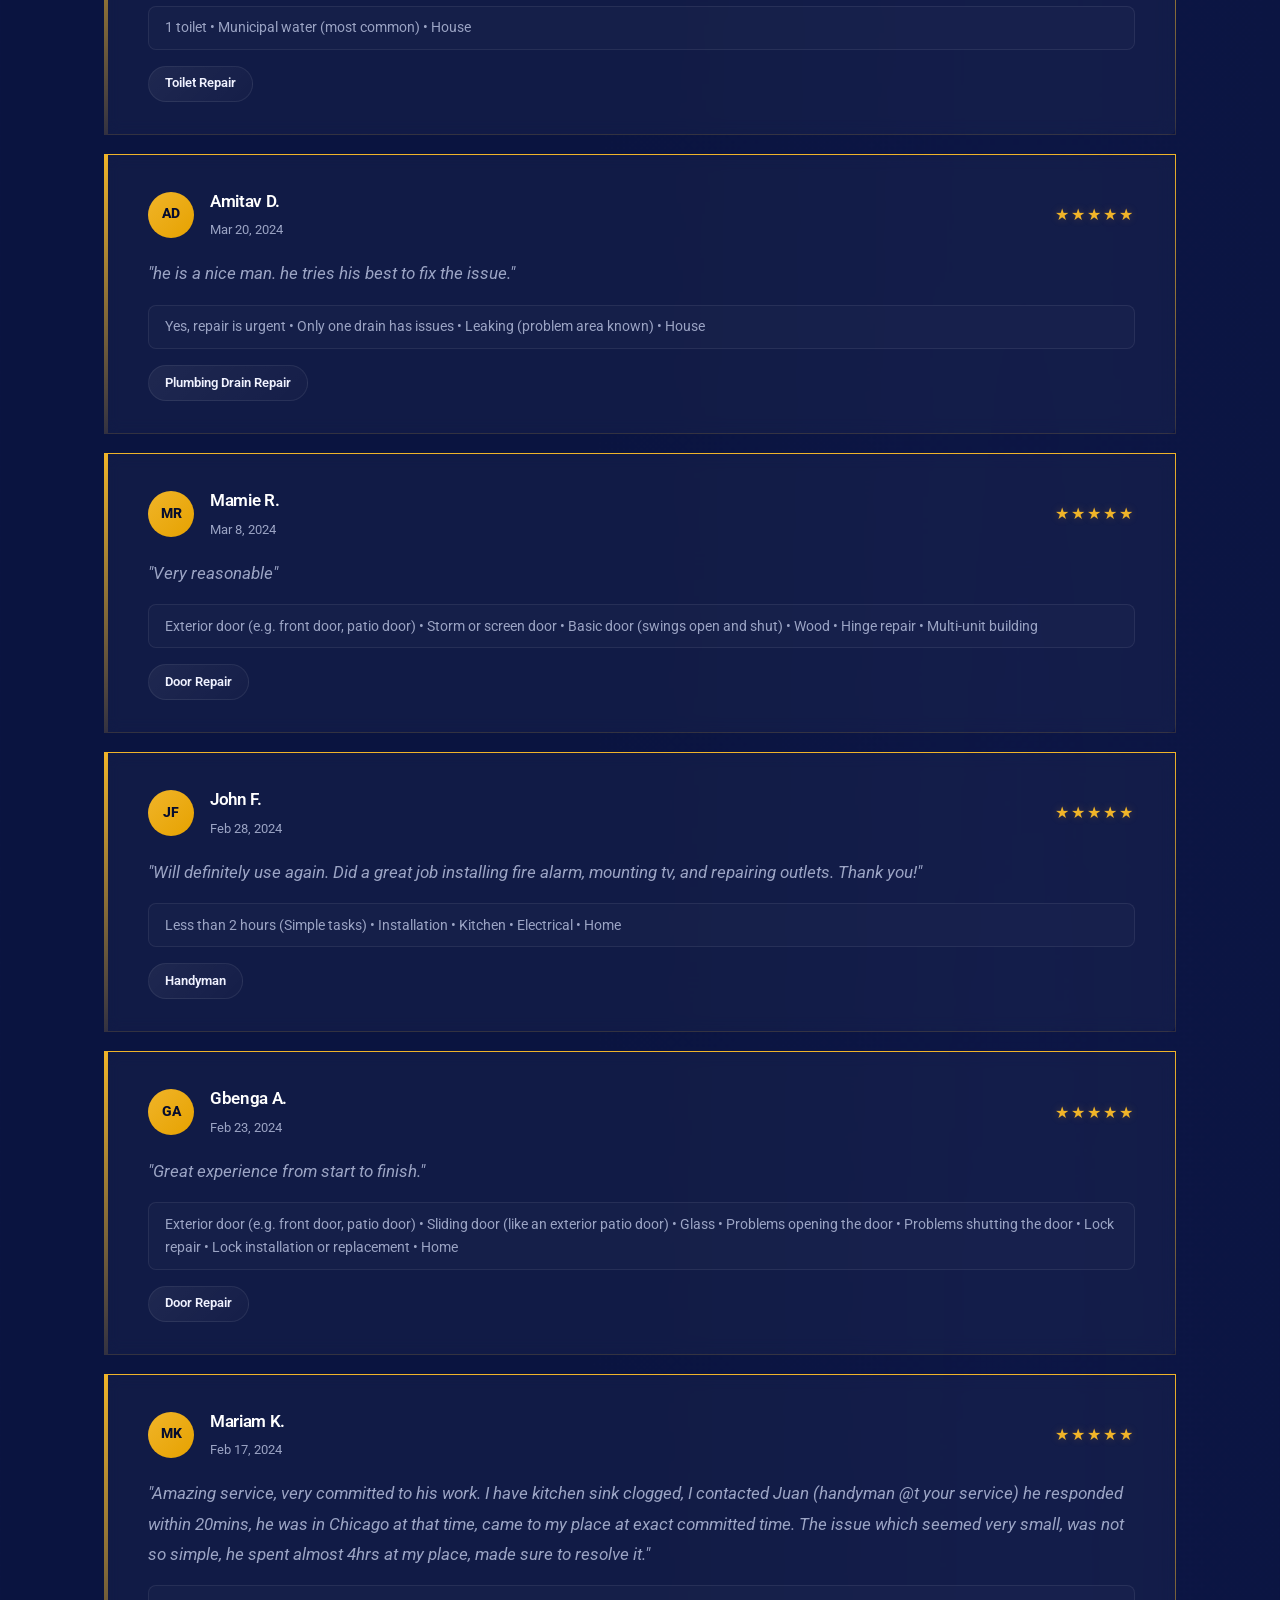
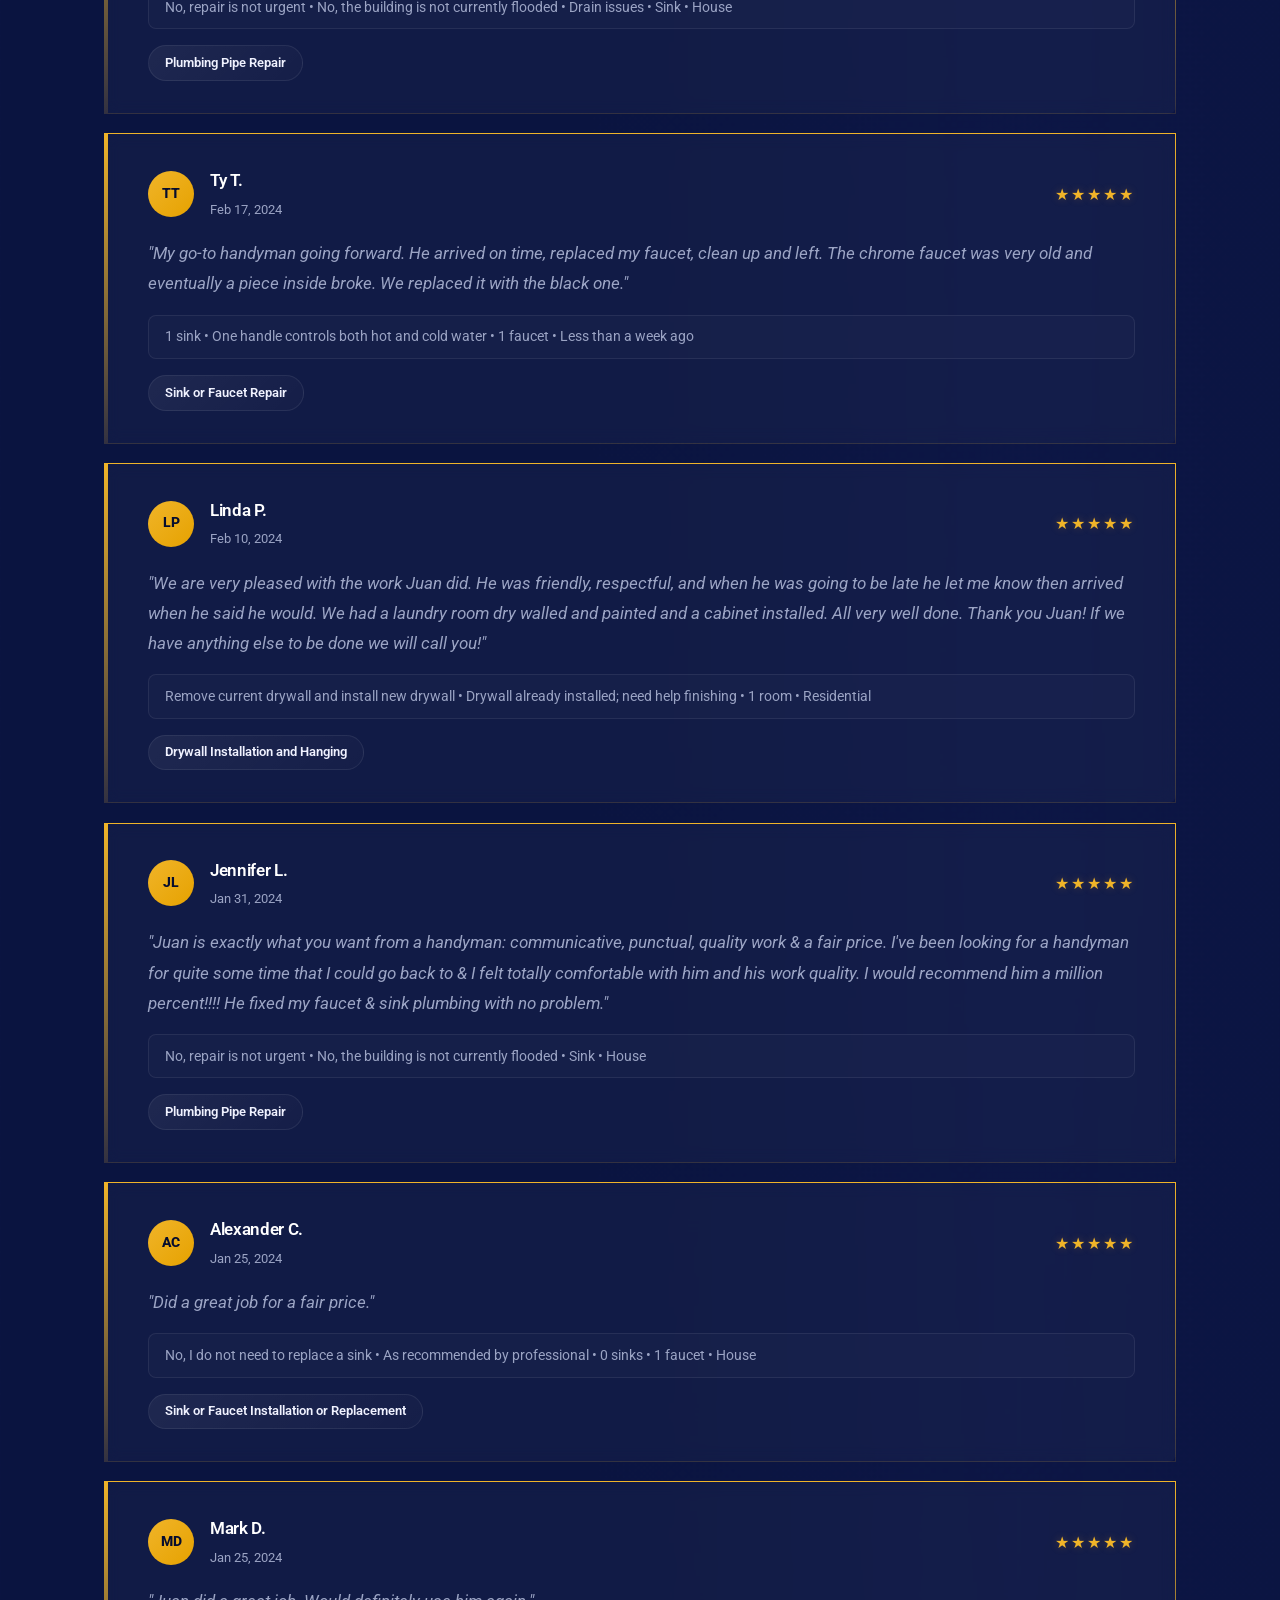
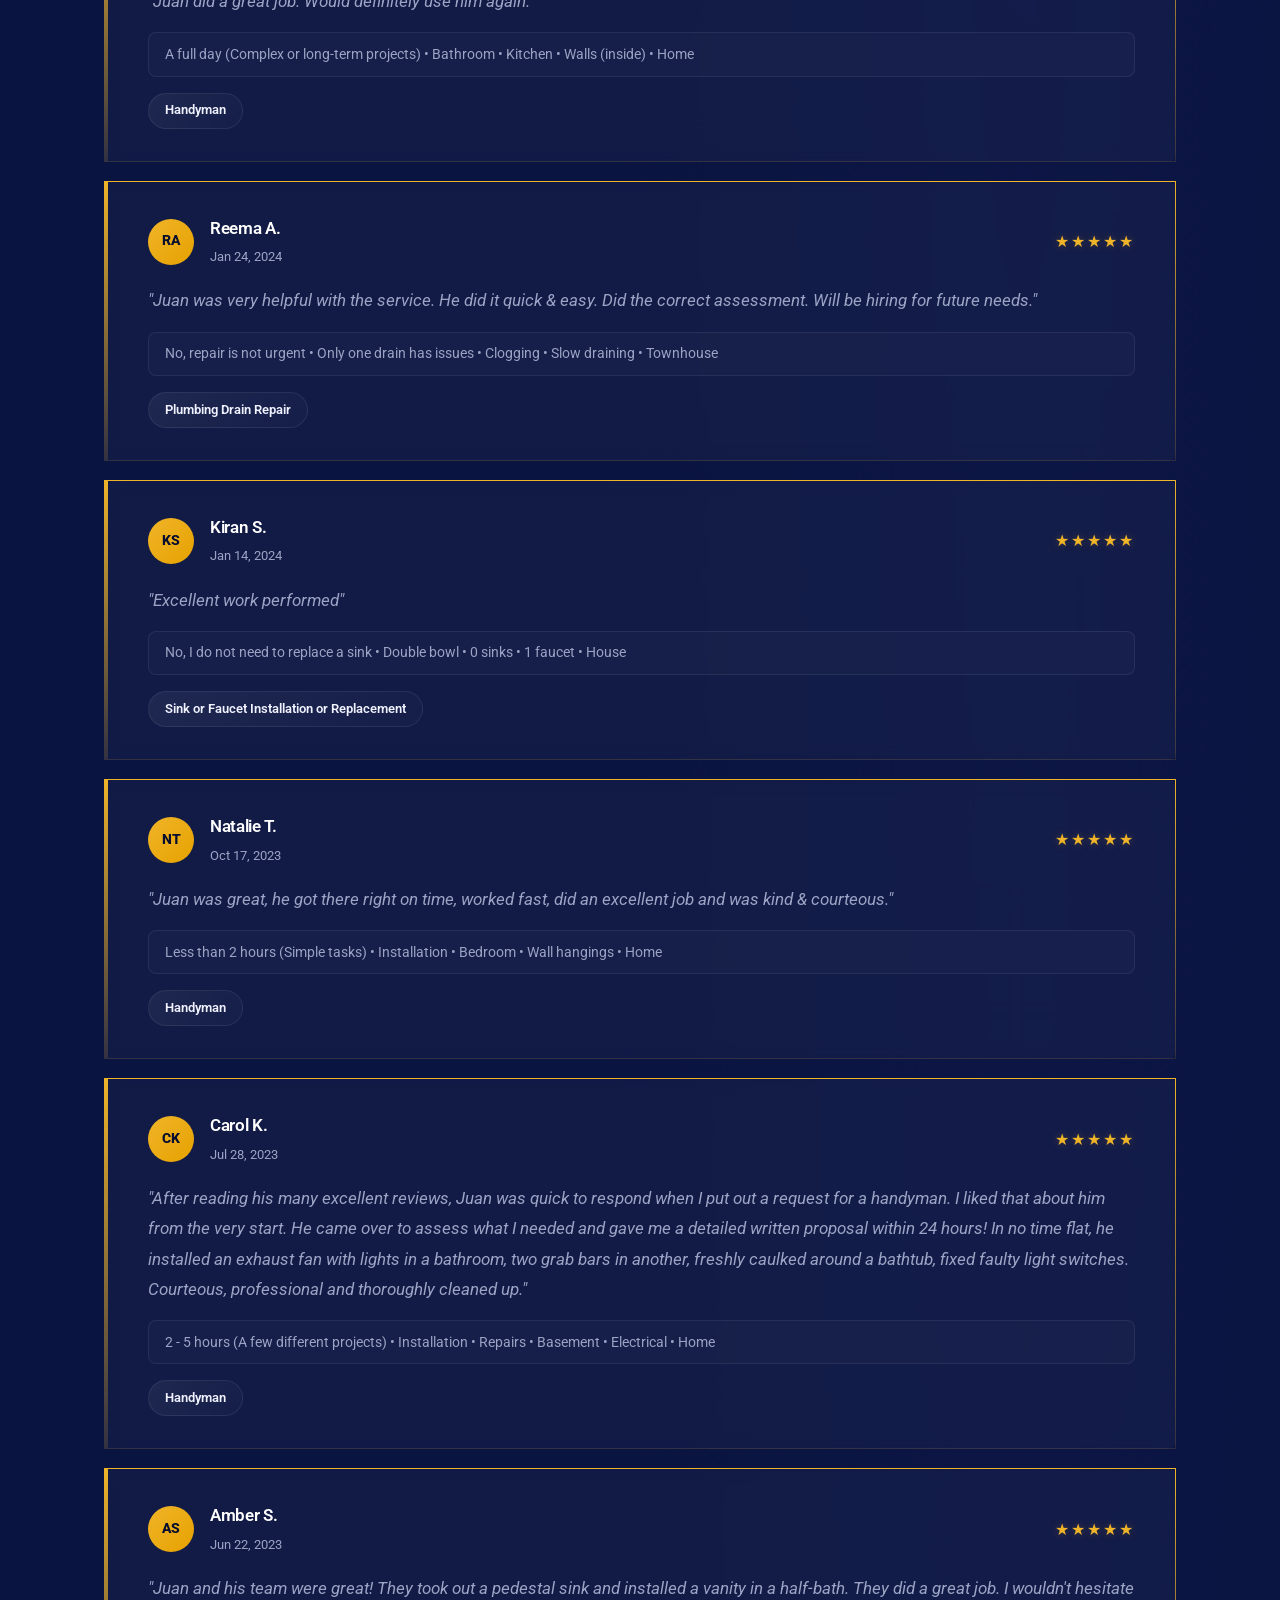
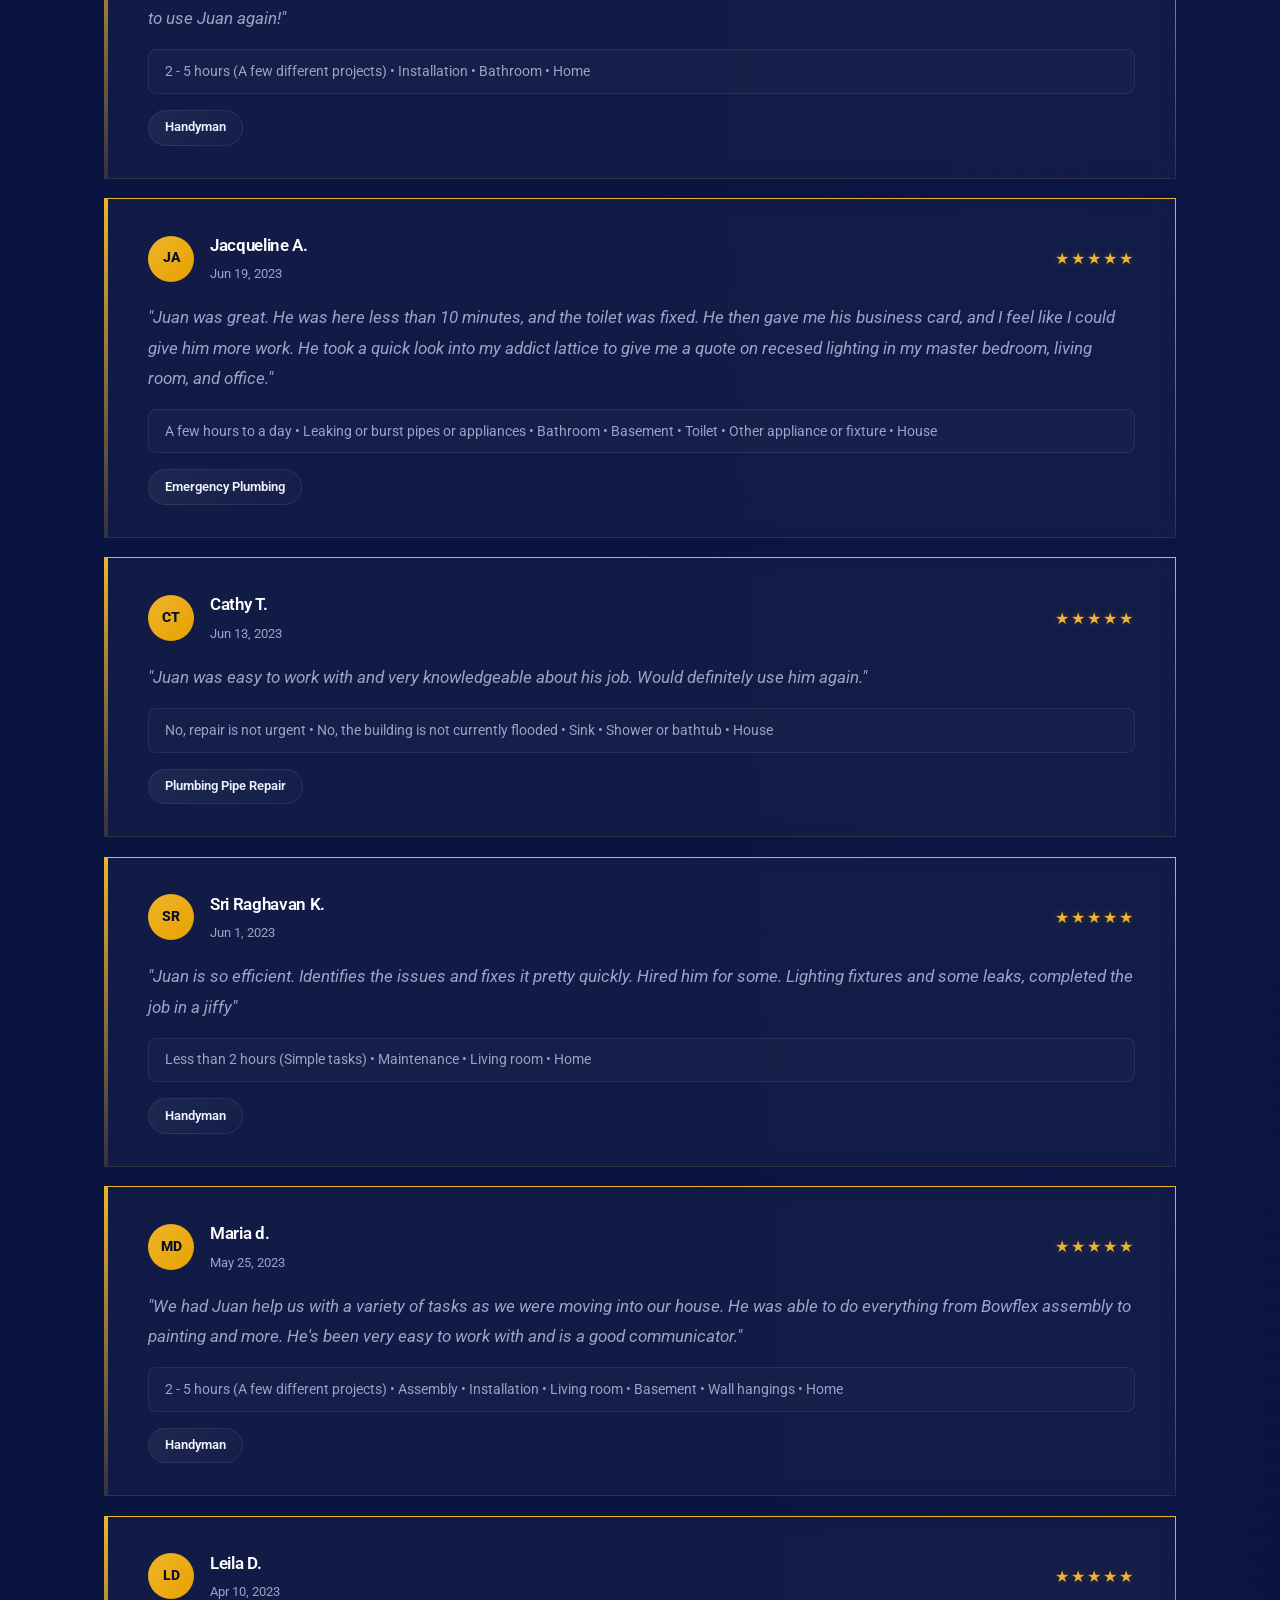
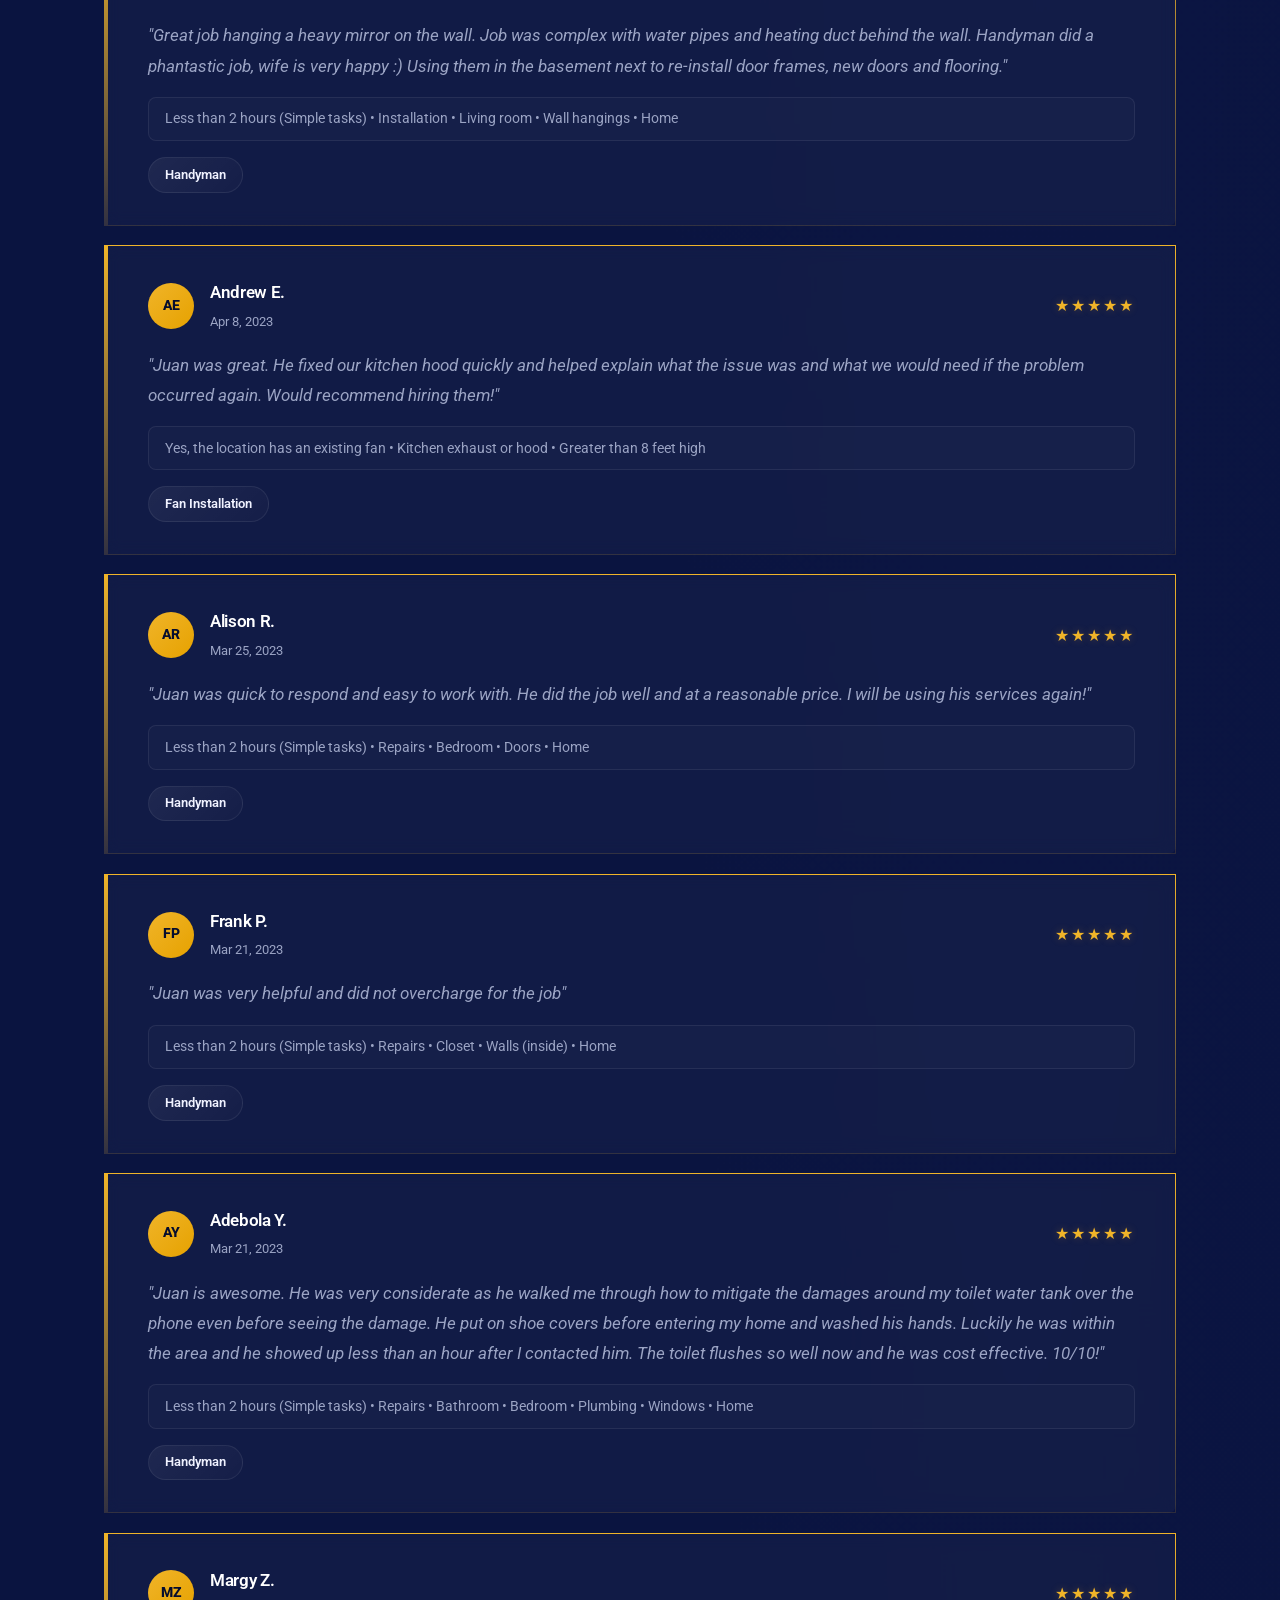
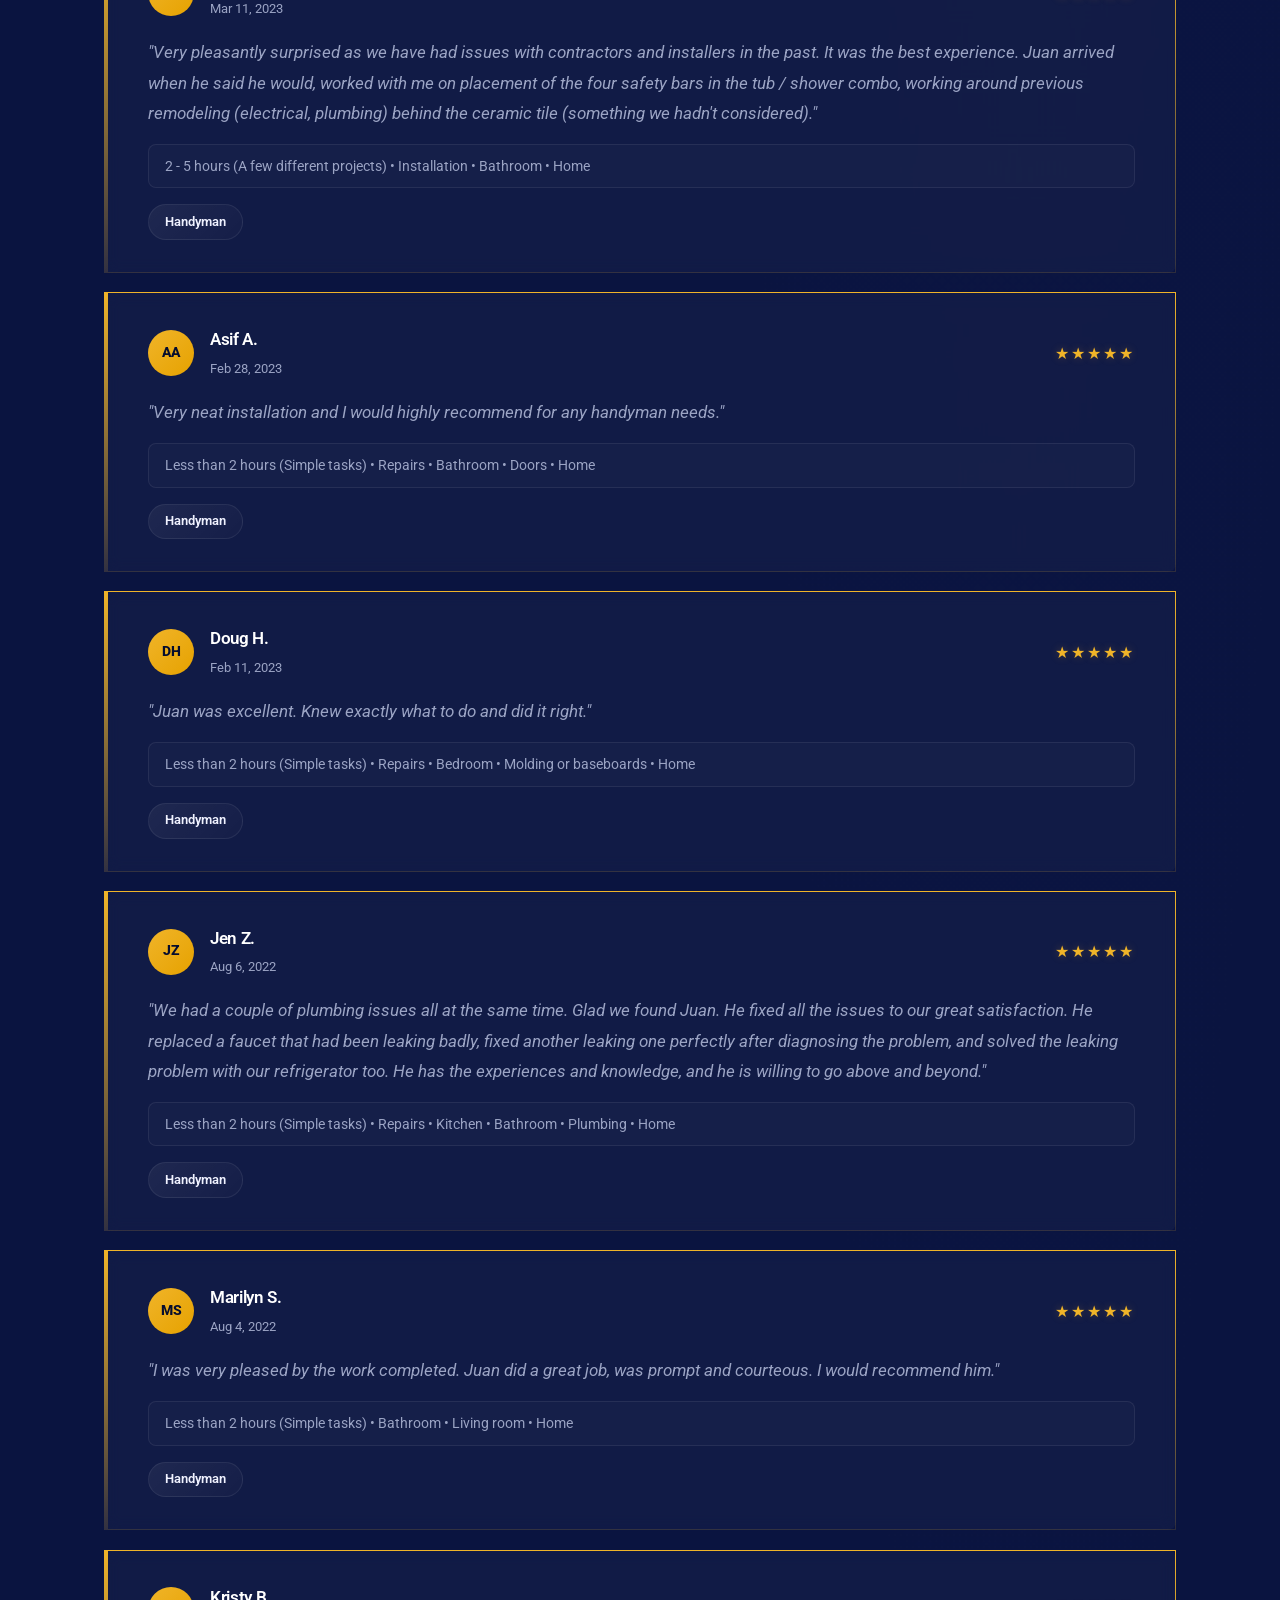
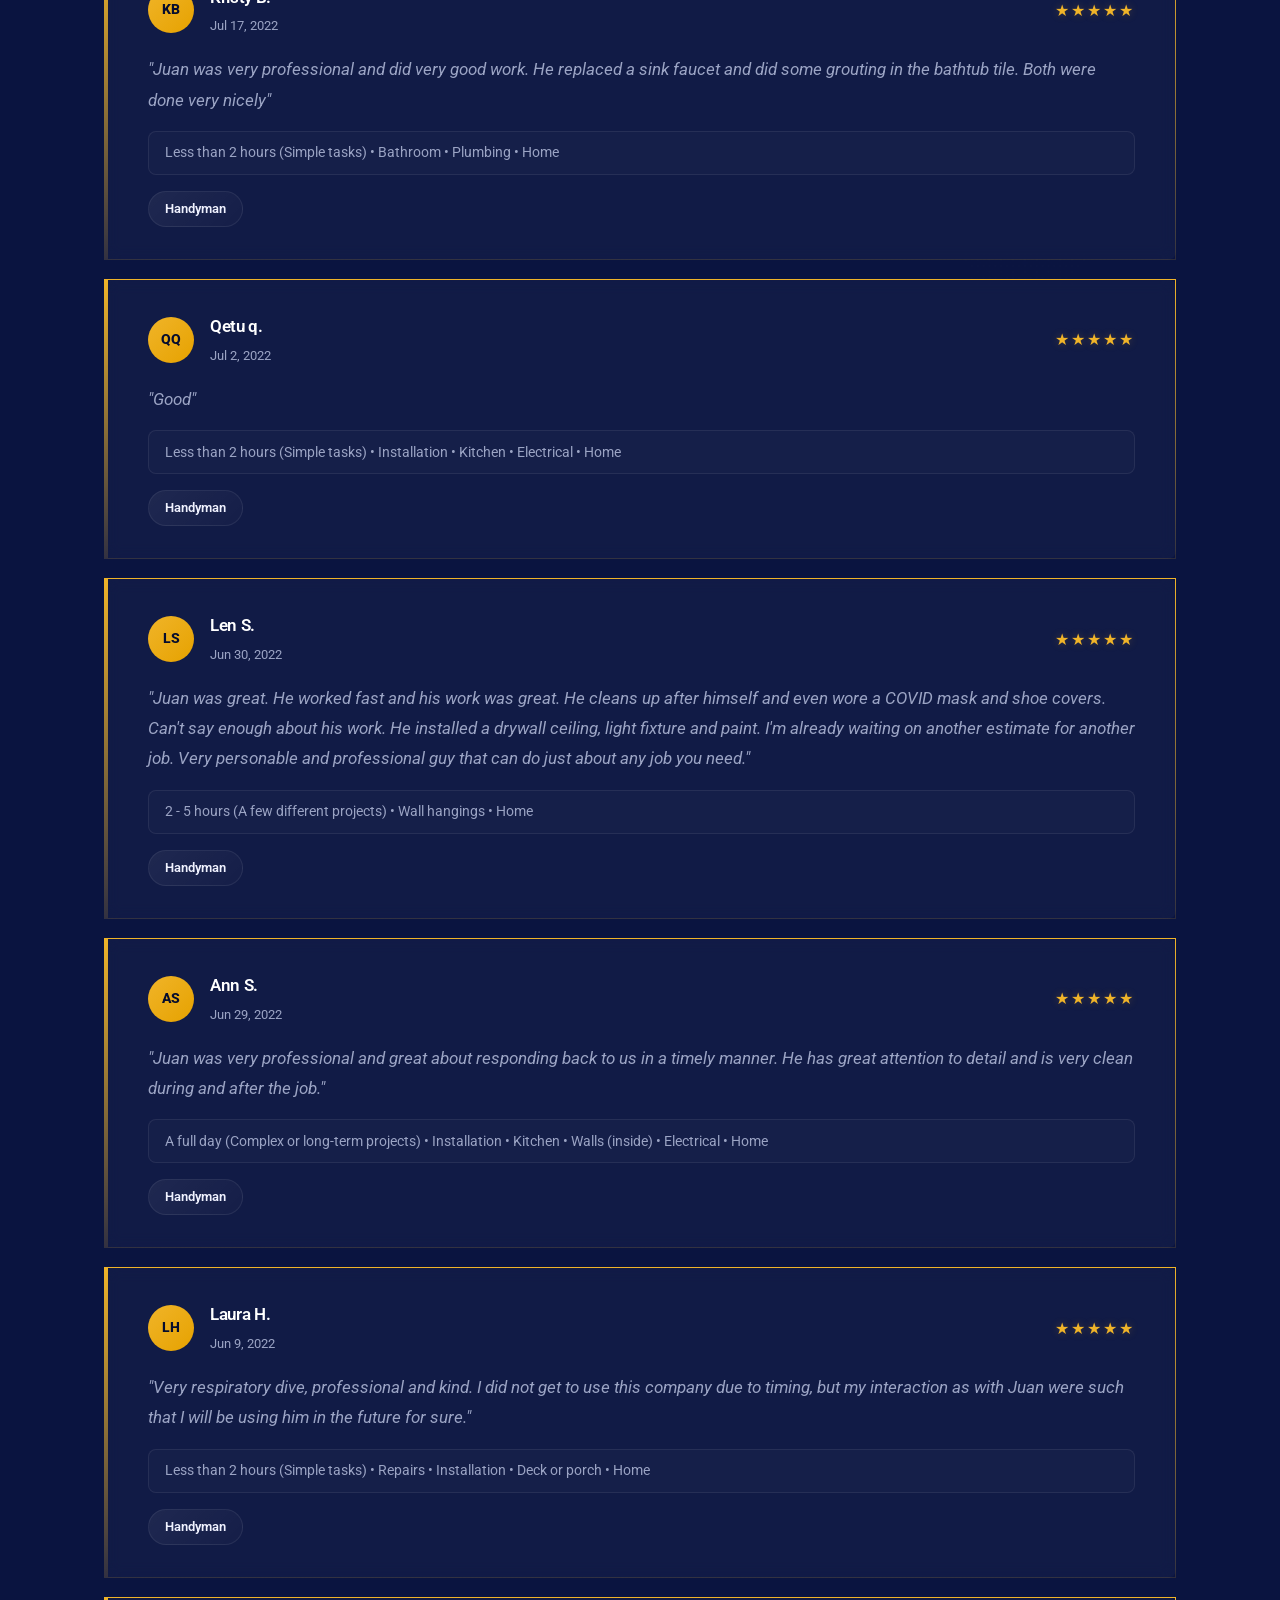
<file: reviews.html>
<!DOCTYPE html>
<html lang="en">
<head>
    <meta charset="UTF-8">
    <meta name="viewport" content="width=device-width, initial-scale=1.0">
    <title>Customer Reviews | Handyman A Plus Services Inc.</title>
    <meta name="description" content="Read 89 five-star reviews from satisfied customers of Handyman A Plus Services Inc. in Chicago. Exceptional 5.0 rating on Thumbtack.">
    <link href="https://fonts.googleapis.com/css2?family=Roboto:wght@300;400;500;700;900&display=swap" rel="stylesheet">
    <link rel="stylesheet" href="style.css?v=3">
    <link rel="icon" type="image/png" href="favicon.png">
</head>
<body>
    <nav class="navbar">
        <a href="index.html" class="logo" style="text-decoration: none;">
            <img src="images/jnav.png?v=2" alt="Handyman A+ Services Inc." style="height: 45px; width: auto; display: block;">
        </a>
        <ul class="nav-links">
            <li><a href="index.html#about">About</a></li>
            <li><a href="index.html#services">Services</a></li>
            <li><a href="previous-work.html">Previous Work</a></li>
            <li><a href="reviews.html" style="color: var(--accent);">Reviews</a></li>
            <li><a href="index.html#faqs">FAQs</a></li>
            <li><a href="index.html#contact" class="cta-btn primary-btn">Start Your Project</a></li>
        </ul>
        <div class="mobile-menu-btn">☰</div>
    </nav>

    <header class="hero" style="min-height: 40vh; padding: 120px 5% 40px;">
        <div class="hero-content">
            <div class="badge">⭐ Exceptional 5.0 (89 Reviews)</div>
            <h1>Customer <span>Reviews</span></h1>
            <p>Customers rated this pro highly for <strong>work quality</strong>, <strong>professionalism</strong>, and <strong>responsiveness</strong>.</p>
        </div>
    </header>

    <section class="rating-summary-section">
        <div class="container">
            <div class="rating-summary-card">
                <div class="rating-big">
                    <span class="rating-number">5.0</span>
                    <div class="rating-stars-big">★★★★★</div>
                    <span class="rating-count">89 reviews</span>
                </div>
                <div class="rating-bars">
                    <div class="bar-row"><span class="bar-label">5 ★</span><div class="bar-track"><div class="bar-fill" style="width: 98%;"></div></div><span class="bar-pct">98%</span></div>
                    <div class="bar-row"><span class="bar-label">4 ★</span><div class="bar-track"><div class="bar-fill" style="width: 1%;"></div></div><span class="bar-pct">1%</span></div>
                    <div class="bar-row"><span class="bar-label">3 ★</span><div class="bar-track"><div class="bar-fill" style="width: 1%;"></div></div><span class="bar-pct">1%</span></div>
                    <div class="bar-row"><span class="bar-label">2 ★</span><div class="bar-track"><div class="bar-fill" style="width: 0%; min-width: 0;"></div></div><span class="bar-pct">0%</span></div>
                    <div class="bar-row"><span class="bar-label">1 ★</span><div class="bar-track"><div class="bar-fill" style="width: 0%; min-width: 0;"></div></div><span class="bar-pct">0%</span></div>
                </div>
                <div class="rating-highlights">
                    <span class="highlight-tag">jobs • 34</span>
                    <span class="highlight-tag">project • 15</span>
                    <span class="highlight-tag">fixed • 15</span>
                    <span class="highlight-tag">install • 14</span>
                    <span class="highlight-tag">handyman • 11</span>
                    <span class="highlight-tag">hire • 11</span>
                    <span class="highlight-tag">door • 9</span>
                    <span class="highlight-tag">quality • 7</span>
                    <span class="highlight-tag">kitchen • 6</span>
                    <span class="highlight-tag">bathroom • 5</span>
                </div>
            </div>
        </div>
    </section>

    <section class="all-reviews-section">
        <div class="container">
            <div id="reviews-list" class="all-reviews-list"></div>
            <div class="reviews-cta-box">
                <h3>Ready to experience A+ service?</h3>
                <p>Join our 89 satisfied customers and get your project started today.</p>
                <a href="index.html#contact" class="cta-btn primary-btn large">Request Free Estimate</a>
            </div>
        </div>
    </section>

    <footer class="footer">
        <div class="container">
            <div class="footer-top">
                <div class="footer-brand">
                    <a href="index.html" class="logo" style="text-decoration: none;">
                        <img src="images/jnav.png?v=2" alt="Handyman A+ Services Inc." style="height: 45px; width: auto; display: block;">
                    </a>
                    <p>Professional, honest, and highly trained. Helping people with their needs in and around the house.</p>
                    <div style="margin-top: 1.5rem; color: #fff;">
                        <p style="margin-bottom: 0.5rem;"><strong>📞 Phone:</strong> <a href="tel:+17082289935" style="color: #fff; text-decoration: none;">+1 (708) 228-9935</a></p>
                        <p style="margin-bottom: 0.5rem;"><strong>✉️ Email:</strong> <a href="mailto:handyman_services1@outlook.com" style="color: #fff; text-decoration: none;">handyman_services1@outlook.com</a></p>
                        <p style="color: var(--accent); font-weight: bold; margin-top: 1rem; font-size: 1.1rem;">📋 Free Estimates on all jobs!</p>
                    </div>
                </div>
            </div>
            <div class="footer-bottom">
                <p>&copy; <script>document.write(new Date().getFullYear())</script> Handyman A Plus Services Inc. All rights reserved. | Owner: Juan Nicolas</p>
            </div>
        </div>
    </footer>

    <script src="reviews-data.js"></script>
    <script>
    // Render all reviews from data
    const list = document.getElementById('reviews-list');
    if (list && typeof reviewsData !== 'undefined') {
        reviewsData.forEach(r => {
            const initials = r.n.split(' ').map(w => w[0]).join('').toUpperCase().slice(0,2);
            const stars = '★'.repeat(r.s) + '☆'.repeat(5 - r.s);
            const detailsHTML = r.dt ? `<div class="review-details">${r.dt}</div>` : '';
            list.innerHTML += `
            <div class="full-review-card">
                <div class="review-head">
                    <div class="reviewer-avatar">${initials}</div>
                    <div class="reviewer-info">
                        <h4>${r.n}</h4>
                        <span class="date">${r.d}</span>
                    </div>
                    <div class="stars">${stars}</div>
                </div>
                <p class="review-text">"${r.t}"</p>
                ${detailsHTML}
                <div class="service-tag">${r.cat}</div>
            </div>`;
        });
    }
    </script>
    <script src="script.js"></script>
</body>
</html>
</file>
<file: style.css>
/* ============================================================
   HANDYMAN A+ SERVICES — PREMIUM STYLESHEET
   ============================================================ */

:root {
    /* Refined Navy-Indigo Palette */
    --navy-blue: #060d2e;
    --navy-light: #0c1847;
    --navy-lighter: #162454;
    --accent: #f0b429;
    --accent-hover: #d69e10;
    --accent-glow: rgba(240, 180, 41, 0.25);
    --accent-soft: rgba(240, 180, 41, 0.08);

    --text-main: #f0f2ff;
    --text-muted: #9ba4c4;
    --bg-base: #060d2e;
    --bg-alt: #0a1440;
    --bg-card: rgba(255, 255, 255, 0.04);
    --bg-card-hover: rgba(255, 255, 255, 0.08);
    --border-color: rgba(255, 255, 255, 0.07);
    --border-glow: rgba(240, 180, 41, 0.3);

    /* Glassmorphism */
    --glass-bg: rgba(255, 255, 255, 0.03);
    --glass-border: rgba(255, 255, 255, 0.08);
    --glass-blur: 16px;

    /* Shadows */
    --shadow-sm: 0 2px 8px rgba(0, 0, 0, 0.15);
    --shadow-md: 0 8px 24px rgba(0, 0, 0, 0.2);
    --shadow-lg: 0 16px 48px rgba(0, 0, 0, 0.3);
    --shadow-glow: 0 0 30px rgba(240, 180, 41, 0.12);

    /* Radius */
    --radius-sm: 8px;
    --radius-md: 14px;
    --radius-lg: 20px;
    --radius-pill: 50px;
}

/* ============================================================
   RESET & BASE
   ============================================================ */
* {
    margin: 0;
    padding: 0;
    box-sizing: border-box;
}

body {
    font-family: 'Inter', 'Roboto', -apple-system, sans-serif;
    background-color: var(--bg-base);
    color: var(--text-main);
    overflow-x: hidden;
    line-height: 1.7;
    -webkit-font-smoothing: antialiased;
    -moz-osx-font-smoothing: grayscale;
}

.container {
    max-width: 1200px;
    margin: 0 auto;
    padding: 0 5%;
}

/* ============================================================
   TYPOGRAPHY
   ============================================================ */
h1, h2, h3, h4 {
    font-family: 'Inter', 'Roboto', sans-serif;
    font-weight: 800;
    color: #ffffff;
    letter-spacing: -0.02em;
}

.section-header {
    margin-bottom: 3.5rem;
}
.section-header h2 {
    font-size: 2.6rem;
    color: #ffffff;
    text-shadow: 0 0 40px rgba(240, 180, 41, 0.08);
}
.section-header .line {
    width: 55px;
    height: 4px;
    background: linear-gradient(90deg, var(--accent), #f7d96e);
    margin-top: 14px;
    border-radius: 2px;
}
.section-header.center { text-align: center; }
.section-header.center .center-line { margin: 14px auto; }
.section-header p {
    margin-top: 1rem;
    color: var(--text-muted);
    font-size: 1.1rem;
    line-height: 1.7;
}

/* ============================================================
   SCROLL-REVEAL ANIMATIONS
   ============================================================ */
.animate-on-scroll {
    opacity: 0;
    transform: translateY(28px);
    transition: opacity 0.7s cubic-bezier(0.16, 1, 0.3, 1),
                transform 0.7s cubic-bezier(0.16, 1, 0.3, 1);
}
.animate-on-scroll.animated {
    opacity: 1;
    transform: translateY(0);
}

/* ============================================================
   NAVBAR — Frosted Glass
   ============================================================ */
.navbar {
    position: fixed;
    top: 0;
    width: 100%;
    display: flex;
    justify-content: space-between;
    align-items: center;
    padding: 0.9rem 5%;
    background: rgba(6, 13, 46, 0.75);
    backdrop-filter: blur(20px);
    -webkit-backdrop-filter: blur(20px);
    border-bottom: 1px solid var(--glass-border);
    box-shadow: 0 1px 20px rgba(0, 0, 0, 0.2);
    z-index: 1000;
    transition: all 0.4s cubic-bezier(0.4, 0, 0.2, 1);
}
.navbar.scrolled {
    background: rgba(6, 13, 46, 0.92);
    box-shadow: 0 4px 30px rgba(0, 0, 0, 0.35);
    padding: 0.7rem 5%;
}
.logo {
    display: flex;
    align-items: center;
    gap: 10px;
    font-size: 1.5rem;
    font-weight: 700;
    color: #ffffff;
}
.logo-icon {
    width: 40px;
    height: 40px;
    display: flex;
    align-items: center;
    justify-content: center;
    border: 2px solid var(--accent);
    padding: 5px;
    border-radius: var(--radius-sm);
}
.small-icon { width: 30px; height: 30px; padding: 3px; border-color: var(--accent); }
.nav-links {
    list-style: none;
    display: flex;
    gap: 2rem;
    align-items: center;
}
.nav-links a {
    text-decoration: none;
    color: var(--text-muted);
    font-weight: 500;
    font-size: 0.95rem;
    transition: color 0.3s ease;
    position: relative;
}
.nav-links a::after {
    content: '';
    position: absolute;
    bottom: -4px;
    left: 0;
    width: 0;
    height: 2px;
    background: var(--accent);
    border-radius: 1px;
    transition: width 0.3s ease;
}
.nav-links a:hover {
    color: #ffffff;
}
.nav-links a:hover::after {
    width: 100%;
}
.mobile-menu-btn {
    display: none;
    font-size: 1.5rem;
    cursor: pointer;
    color: #ffffff;
}

/* ============================================================
   BUTTONS — Gradient & Glow
   ============================================================ */
.cta-btn {
    padding: 0.85rem 2rem;
    border-radius: var(--radius-sm);
    border: none;
    font-weight: 700;
    cursor: pointer;
    font-size: 0.95rem;
    text-transform: uppercase;
    letter-spacing: 0.8px;
    text-decoration: none;
    display: inline-block;
    text-align: center;
    transition: all 0.35s cubic-bezier(0.4, 0, 0.2, 1);
}
.cta-btn.large {
    padding: 1.15rem 2.8rem;
    font-size: 1.05rem;
    border-radius: 12px;
}
.primary-btn {
    background: linear-gradient(135deg, var(--accent) 0%, #e6a200 100%);
    color: var(--navy-blue);
    box-shadow: 0 4px 16px var(--accent-glow);
}
.primary-btn:hover {
    background: linear-gradient(135deg, #f7c948 0%, var(--accent) 100%);
    transform: translateY(-2px) scale(1.02);
    box-shadow: 0 8px 28px var(--accent-glow), var(--shadow-glow);
}

/* ============================================================
   HERO SECTION — Mesh Gradient
   ============================================================ */
.hero {
    margin-top: 70px;
    min-height: 85vh;
    display: flex;
    flex-direction: column;
    justify-content: center;
    align-items: center;
    text-align: center;
    padding: 80px 5% 50px;
    background:
        radial-gradient(ellipse 80% 60% at 50% 20%, rgba(240, 180, 41, 0.06) 0%, transparent 60%),
        radial-gradient(ellipse 50% 50% at 80% 80%, rgba(88, 80, 236, 0.05) 0%, transparent 60%),
        radial-gradient(ellipse 60% 40% at 10% 60%, rgba(59, 130, 246, 0.04) 0%, transparent 60%),
        linear-gradient(180deg, var(--bg-alt) 0%, var(--bg-base) 100%);
    position: relative;
    overflow: hidden;
}
.hero::before {
    content: '';
    position: absolute;
    top: 0;
    left: 0;
    right: 0;
    bottom: 0;
    background: url("data:image/svg+xml,%3Csvg viewBox='0 0 400 400' xmlns='http://www.w3.org/2000/svg'%3E%3Cfilter id='n'%3E%3CfeTurbulence type='fractalNoise' baseFrequency='0.75' numOctaves='4' stitchTiles='stitch'/%3E%3C/filter%3E%3Crect width='100%25' height='100%25' filter='url(%23n)' opacity='0.02'/%3E%3C/svg%3E");
    pointer-events: none;
}
.hero-content {
    max-width: 800px;
    animation: heroFadeIn 1s cubic-bezier(0.16, 1, 0.3, 1);
    position: relative;
    z-index: 1;
}
.badge {
    display: inline-block;
    background: var(--accent-soft);
    color: var(--accent);
    border: 1px solid rgba(240, 180, 41, 0.2);
    padding: 0.55rem 1.3rem;
    border-radius: var(--radius-pill);
    font-size: 0.88rem;
    font-weight: 600;
    margin-bottom: 1.8rem;
    letter-spacing: 0.3px;
}
.hero h1 {
    font-size: 4rem;
    line-height: 1.1;
    margin-bottom: 1.5rem;
    color: #ffffff;
    text-shadow: 0 4px 40px rgba(0, 0, 0, 0.3);
}
.hero h1 span {
    color: var(--accent);
    text-shadow: 0 0 30px var(--accent-glow);
}
.hero p {
    font-size: 1.2rem;
    color: var(--text-muted);
    margin-bottom: 2.5rem;
    max-width: 650px;
    margin-left: auto;
    margin-right: auto;
    line-height: 1.8;
}
.hero-actions {
    display: flex;
    flex-direction: column;
    align-items: center;
    gap: 1rem;
}
.contact-info {
    color: var(--text-muted);
    font-weight: 500;
}
.hero-stats {
    display: flex;
    gap: 3rem;
    margin-top: 3.5rem;
    background: var(--glass-bg);
    backdrop-filter: blur(var(--glass-blur));
    -webkit-backdrop-filter: blur(var(--glass-blur));
    padding: 2rem 4rem;
    border: 1px solid var(--glass-border);
    border-radius: var(--radius-lg);
    box-shadow: var(--shadow-md);
    flex-wrap: wrap;
    justify-content: center;
    position: relative;
    z-index: 1;
}
.stat-box {
    display: flex;
    flex-direction: column;
    align-items: center;
}
.stat-num {
    font-size: 2.8rem;
    font-weight: 900;
    color: var(--accent);
    line-height: 1;
    text-shadow: 0 0 20px var(--accent-glow);
}
.stat-label {
    font-size: 0.85rem;
    color: var(--text-muted);
    text-transform: uppercase;
    font-weight: 700;
    letter-spacing: 1.5px;
    margin-top: 0.6rem;
}

/* ============================================================
   SECTIONS COMMON
   ============================================================ */
section {
    padding: 6rem 0;
    position: relative;
}
.about-section, .reviews-section {
    background:
        radial-gradient(ellipse 60% 50% at 80% 20%, rgba(88, 80, 236, 0.03) 0%, transparent 60%),
        var(--bg-base);
}
.services-section, .faqs-section {
    background:
        radial-gradient(ellipse 70% 40% at 20% 80%, rgba(59, 130, 246, 0.03) 0%, transparent 60%),
        var(--bg-alt);
    border-top: 1px solid var(--border-color);
    border-bottom: 1px solid var(--border-color);
}

/* ============================================================
   ABOUT SECTION
   ============================================================ */
.about-content {
    background: var(--glass-bg);
    backdrop-filter: blur(12px);
    -webkit-backdrop-filter: blur(12px);
    padding: 3rem;
    border-left: 5px solid transparent;
    border-image: linear-gradient(180deg, var(--accent), #f7d96e) 1;
    border-radius: 0 var(--radius-md) var(--radius-md) 0;
    box-shadow: var(--shadow-md);
}
.lead-text {
    font-size: 1.3rem;
    color: var(--accent);
    font-weight: 600;
    margin-bottom: 1.5rem;
}
.about-content p {
    margin-bottom: 1.2rem;
    color: var(--text-muted);
    line-height: 1.8;
}
.creds {
    display: flex;
    gap: 1rem;
    margin-top: 2rem;
    padding-top: 2rem;
    border-top: 1px solid var(--border-color);
    flex-wrap: wrap;
}
.cred-item {
    background: var(--bg-card);
    padding: 0.8rem 1.3rem;
    border: 1px solid var(--border-color);
    border-radius: var(--radius-sm);
    font-size: 0.93rem;
    color: var(--text-main);
    transition: all 0.3s ease;
}
.cred-item:hover {
    border-color: var(--border-glow);
    box-shadow: 0 0 15px var(--accent-glow);
}
.cred-item strong {
    color: var(--accent);
}

/* ============================================================
   SERVICES GRID — Glowing Cards
   ============================================================ */
.services-grid {
    display: flex;
    flex-wrap: wrap;
    justify-content: center;
    gap: 1.5rem;
    margin-bottom: 3rem;
}
.service-card {
    background: linear-gradient(145deg, rgba(255,255,255,0.04) 0%, rgba(255,255,255,0.01) 100%);
    backdrop-filter: blur(8px);
    -webkit-backdrop-filter: blur(8px);
    padding: 2.5rem 2rem;
    border: 1px solid var(--border-color);
    border-radius: var(--radius-md);
    transition: all 0.4s cubic-bezier(0.4, 0, 0.2, 1);
    text-align: center;
    position: relative;
    overflow: hidden;
    flex: 0 1 calc(25% - 1.2rem);
    min-width: 200px;
}
.service-card::before {
    content: '';
    position: absolute;
    top: 0;
    left: 0;
    right: 0;
    height: 3px;
    background: linear-gradient(90deg, transparent, var(--accent), transparent);
    opacity: 0;
    transition: opacity 0.4s ease;
}
.service-card:hover {
    transform: translateY(-6px);
    box-shadow: var(--shadow-lg), 0 0 40px var(--accent-glow);
    border-color: var(--border-glow);
    background: linear-gradient(145deg, rgba(255,255,255,0.07) 0%, rgba(255,255,255,0.02) 100%);
}
.service-card:hover::before {
    opacity: 1;
}
.icon-wrap {
    font-size: 2.8rem;
    margin-bottom: 1.5rem;
    display: inline-flex;
    align-items: center;
    justify-content: center;
    width: 70px;
    height: 70px;
    border-radius: 50%;
    background: var(--accent-soft);
    border: 1px solid rgba(240, 180, 41, 0.15);
    transition: all 0.4s ease;
}
.service-card:hover .icon-wrap {
    background: rgba(240, 180, 41, 0.15);
    box-shadow: 0 0 20px var(--accent-glow);
    transform: scale(1.08);
}
.service-card h3 {
    font-size: 1.3rem;
    margin-bottom: 0.8rem;
    color: #ffffff;
    font-weight: 700;
}
.service-card p {
    color: var(--text-muted);
    font-size: 0.95rem;
    line-height: 1.7;
}

/* ============================================================
   COMPREHENSIVE SERVICES
   ============================================================ */
.comprehensive-services {
    display: grid;
    grid-template-columns: repeat(auto-fit, minmax(300px, 1fr));
    gap: 1.5rem;
    margin-top: 3rem;
}
.service-category {
    background: var(--glass-bg);
    backdrop-filter: blur(10px);
    -webkit-backdrop-filter: blur(10px);
    padding: 2.5rem 2rem;
    border: 1px solid var(--border-color);
    border-top: none;
    border-radius: var(--radius-md);
    box-shadow: var(--shadow-sm);
    display: flex;
    flex-direction: column;
    position: relative;
    overflow: hidden;
}
.service-category::before {
    content: '';
    position: absolute;
    top: 0;
    left: 0;
    right: 0;
    height: 3px;
    background: linear-gradient(90deg, var(--accent), #f7d96e, var(--accent));
}
.service-category h3 {
    font-size: 1.2rem;
    margin-bottom: 1.5rem;
    color: var(--accent);
    display: flex;
    align-items: center;
    gap: 10px;
    font-weight: 700;
}
.clean-list { list-style: none; margin-bottom: 1rem; }
.clean-list li {
    padding: 0.7rem 0;
    border-bottom: 1px solid rgba(255, 255, 255, 0.05);
    color: var(--text-main);
    font-size: 0.95rem;
}
.clean-list li:last-child { border-bottom: none; }
.not-offered {
    font-size: 0.85rem;
    color: #e57373;
    background: rgba(229, 115, 115, 0.08);
    padding: 0.5rem 1rem;
    border-radius: var(--radius-sm);
    display: inline-block;
    font-weight: 500;
    margin-top: auto;
    border: 1px solid rgba(229, 115, 115, 0.12);
}
li.not-offered { display: block; margin-top: 0.5rem; border: none; }
.mt-2 { margin-top: 1.5rem; }
.tags {
    display: flex;
    flex-wrap: wrap;
    gap: 0.6rem;
    margin-bottom: 1.5rem;
}
.tags span {
    background: linear-gradient(135deg, rgba(255,255,255,0.06), rgba(255,255,255,0.02));
    color: var(--text-main);
    padding: 0.4rem 1.1rem;
    font-size: 0.85rem;
    border: 1px solid var(--border-color);
    font-weight: 500;
    border-radius: var(--radius-pill);
    transition: all 0.3s ease;
}
.tags span:hover {
    border-color: var(--border-glow);
    background: var(--accent-soft);
    color: var(--accent);
}

/* ============================================================
   REVIEWS SECTION
   ============================================================ */
.reviews-grid {
    display: grid;
    grid-template-columns: repeat(auto-fit, minmax(300px, 1fr));
    gap: 1.5rem;
}
.review-card {
    background: var(--glass-bg);
    backdrop-filter: blur(10px);
    -webkit-backdrop-filter: blur(10px);
    padding: 2rem;
    border: 1px solid var(--border-color);
    border-left: 4px solid transparent;
    border-image: linear-gradient(180deg, var(--accent), rgba(240, 180, 41, 0.2)) 1;
    border-radius: 0 var(--radius-md) var(--radius-md) 0;
    display: flex;
    flex-direction: column;
    justify-content: space-between;
    transition: all 0.3s ease;
}
.review-card:hover {
    box-shadow: var(--shadow-md);
    transform: translateY(-3px);
}
.review-head {
    display: flex;
    align-items: center;
    margin-bottom: 1.5rem;
}
.reviewer-avatar {
    width: 46px;
    height: 46px;
    background: linear-gradient(135deg, var(--accent), #e6a200);
    color: var(--navy-blue);
    display: flex;
    align-items: center;
    justify-content: center;
    font-weight: 800;
    margin-right: 1rem;
    border-radius: 50%;
    font-size: 0.9rem;
}
.reviewer-info h4 {
    margin: 0;
    font-size: 1.05rem;
    color: #ffffff;
    font-weight: 600;
}
.reviewer-info .date {
    font-size: 0.82rem;
    color: var(--text-muted);
}
.stars {
    margin-left: auto;
    color: var(--accent);
    letter-spacing: 2px;
    text-shadow: 0 0 8px var(--accent-glow);
}
.review-text {
    font-style: italic;
    color: var(--text-muted);
    margin-bottom: 1.5rem;
    flex-grow: 1;
    line-height: 1.7;
}
.service-tag {
    font-size: 0.83rem;
    background: linear-gradient(135deg, rgba(255,255,255,0.06), rgba(255,255,255,0.02));
    display: inline-block;
    padding: 0.35rem 1rem;
    border: 1px solid var(--border-color);
    color: var(--text-main);
    align-self: flex-start;
    font-weight: 600;
    border-radius: var(--radius-pill);
}

/* ============================================================
   FAQ SECTION — Polished Accordion
   ============================================================ */
.faq-list {
    max-width: 800px;
    margin: 0 auto;
}
.faq-item {
    background: var(--glass-bg);
    backdrop-filter: blur(8px);
    -webkit-backdrop-filter: blur(8px);
    margin-bottom: 0.8rem;
    border: 1px solid var(--border-color);
    border-radius: var(--radius-md);
    overflow: hidden;
    transition: all 0.3s ease;
}
.faq-item:hover {
    border-color: rgba(255, 255, 255, 0.12);
}
.faq-item.active {
    border-color: var(--border-glow);
    box-shadow: 0 0 20px var(--accent-glow);
}
.faq-question {
    padding: 1.4rem 1.8rem;
    cursor: pointer;
    font-weight: 600;
    color: #ffffff;
    display: flex;
    justify-content: space-between;
    align-items: center;
    transition: all 0.3s ease;
    font-size: 0.98rem;
}
.faq-question:hover {
    background: rgba(255, 255, 255, 0.03);
}
.toggle-icon {
    font-size: 1.4rem;
    font-weight: 400;
    color: var(--accent);
    transition: transform 0.3s ease;
    flex-shrink: 0;
    margin-left: 1rem;
}
.faq-answer {
    padding: 0 1.8rem;
    max-height: 0;
    overflow: hidden;
    transition: all 0.4s cubic-bezier(0.4, 0, 0.2, 1);
    color: var(--text-muted);
    line-height: 1.8;
}
.faq-item.active .faq-answer {
    padding: 0 1.8rem 1.8rem;
    max-height: 300px;
}
.faq-item.active .faq-question {
    border-bottom: 1px solid var(--border-color);
    margin-bottom: 0;
}
.faq-item.active .toggle-icon {
    transform: rotate(45deg);
}

/* ============================================================
   CONTACT FORM — Enhanced Glassmorphism
   ============================================================ */
.contact-section {
    background:
        radial-gradient(ellipse 50% 50% at 50% 50%, rgba(240, 180, 41, 0.04) 0%, transparent 70%),
        var(--bg-alt);
    border-top: 1px solid var(--border-color);
    position: relative;
    overflow: hidden;
}
.contact-form-wrapper {
    max-width: 650px;
    margin: 0 auto;
    background: rgba(255, 255, 255, 0.03);
    backdrop-filter: blur(20px);
    -webkit-backdrop-filter: blur(20px);
    padding: 3.5rem;
    border-radius: var(--radius-lg);
    border: 1px solid var(--glass-border);
    box-shadow: var(--shadow-lg);
    position: relative;
}
.contact-form-wrapper::before {
    content: '';
    position: absolute;
    inset: -1px;
    border-radius: var(--radius-lg);
    padding: 1px;
    background: linear-gradient(135deg, rgba(240,180,41,0.15), transparent 50%, rgba(88,80,236,0.1));
    -webkit-mask: linear-gradient(#fff 0 0) content-box, linear-gradient(#fff 0 0);
    mask: linear-gradient(#fff 0 0) content-box, linear-gradient(#fff 0 0);
    -webkit-mask-composite: xor;
    mask-composite: exclude;
    pointer-events: none;
}
.form-group {
    margin-bottom: 1.8rem;
    text-align: left;
}
.form-group label {
    display: block;
    margin-bottom: 0.6rem;
    font-weight: 600;
    color: #ffffff;
    font-size: 0.93rem;
    letter-spacing: 0.3px;
}
.form-group input,
.form-group textarea {
    width: 100%;
    padding: 1rem 1.2rem;
    border: 1.5px solid rgba(255, 255, 255, 0.08);
    border-radius: var(--radius-sm);
    background: rgba(0, 0, 0, 0.2);
    color: #ffffff;
    font-size: 1rem;
    font-family: inherit;
    transition: all 0.3s ease;
}
.form-group input::placeholder,
.form-group textarea::placeholder {
    color: rgba(255, 255, 255, 0.25);
}
.form-group input:focus,
.form-group textarea:focus {
    outline: none;
    border-color: var(--accent);
    background: rgba(0, 0, 0, 0.35);
    box-shadow: 0 0 0 4px var(--accent-glow), 0 0 20px var(--accent-glow);
}
.form-group textarea {
    min-height: 160px;
    resize: vertical;
}
.contact-form-wrapper .cta-btn {
    margin-top: 0.5rem;
    border-radius: 12px;
    font-size: 1.1rem;
    padding: 1.15rem;
    box-shadow: 0 4px 20px var(--accent-glow);
}
.contact-form-wrapper .cta-btn:hover {
    transform: translateY(-2px) scale(1.01);
    box-shadow: 0 8px 30px var(--accent-glow), var(--shadow-glow);
}

/* Form Checkboxes */
.checkbox-grid {
    display: grid;
    grid-template-columns: repeat(auto-fit, minmax(180px, 1fr));
    gap: 0.8rem;
    margin-bottom: 0.5rem;
}
.checkbox-label {
    display: flex !important;
    align-items: center;
    gap: 0.6rem;
    font-weight: 400 !important;
    cursor: pointer;
    color: var(--text-muted) !important;
    font-size: 0.93rem !important;
    margin-bottom: 0 !important;
    padding: 0.5rem 0.8rem;
    border-radius: var(--radius-sm);
    transition: all 0.2s ease;
}
.checkbox-label:hover {
    background: rgba(255, 255, 255, 0.04);
    color: var(--text-main) !important;
}
.checkbox-label input[type="checkbox"] {
    width: 1.15rem !important;
    height: 1.15rem !important;
    min-width: 1.15rem;
    accent-color: var(--accent);
    margin: 0;
    padding: 0;
    background: rgba(0,0,0,0.2) !important;
    border: 2px solid rgba(255,255,255,0.15) !important;
    border-radius: 4px !important;
    cursor: pointer;
    transition: none;
}

/* ============================================================
   FOOTER — Polished
   ============================================================ */
.footer {
    background:
        linear-gradient(180deg, var(--bg-base) 0%, #040a22 100%);
    border-top: 1px solid var(--border-color);
    padding: 4rem 0 2rem;
    position: relative;
}
.footer::before {
    content: '';
    position: absolute;
    top: 0;
    left: 0;
    right: 0;
    height: 1px;
    background: linear-gradient(90deg, transparent, var(--accent-glow), transparent);
}
.footer-top {
    display: flex;
    justify-content: space-between;
    margin-bottom: 3rem;
}
.footer-brand .logo { color: #ffffff; }
.footer-brand .logo-icon { border-color: var(--accent); }
.footer-brand p {
    color: var(--text-muted);
    margin-top: 1rem;
    max-width: 400px;
    line-height: 1.7;
}
.footer-bottom {
    border-top: 1px solid var(--border-color);
    padding-top: 2rem;
    text-align: center;
    color: var(--text-muted);
    font-size: 0.88rem;
}

/* ============================================================
   PHOTO GALLERY
   ============================================================ */
.gallery-grid {
    display: grid;
    grid-template-columns: repeat(auto-fit, minmax(300px, 1fr));
    gap: 1.5rem;
    margin-top: 2rem;
}
.gallery-item {
    width: 100%;
    height: 300px;
    object-fit: cover;
    border-radius: var(--radius-md);
    box-shadow: var(--shadow-md);
    transition: all 0.4s cubic-bezier(0.4, 0, 0.2, 1);
}
.gallery-item:hover {
    transform: scale(1.03);
    box-shadow: var(--shadow-lg);
}

/* ============================================================
   ANIMATIONS
   ============================================================ */
@keyframes fadeIn {
    from { opacity: 0; transform: translateY(10px); }
    to { opacity: 1; transform: translateY(0); }
}
@keyframes heroFadeIn {
    from { opacity: 0; transform: translateY(20px); }
    to { opacity: 1; transform: translateY(0); }
}

/* ============================================================
   REVIEWS PAGE STYLES
   ============================================================ */
.rating-summary-section {
    background: var(--bg-base);
    padding: 3rem 0;
}
.rating-summary-card {
    background: var(--glass-bg);
    backdrop-filter: blur(12px);
    -webkit-backdrop-filter: blur(12px);
    border: 1px solid var(--border-color);
    border-radius: var(--radius-lg);
    padding: 3rem;
    display: grid;
    grid-template-columns: auto 1fr;
    grid-template-rows: auto auto;
    gap: 2rem 3rem;
    align-items: center;
}
.rating-big { text-align: center; }
.rating-number {
    font-size: 4rem;
    font-weight: 900;
    color: var(--accent);
    line-height: 1;
    display: block;
    text-shadow: 0 0 30px var(--accent-glow);
}
.rating-stars-big {
    font-size: 2rem;
    color: var(--accent);
    letter-spacing: 3px;
    margin: 0.5rem 0;
    text-shadow: 0 0 12px var(--accent-glow);
}
.rating-count {
    font-size: 1rem;
    color: var(--text-muted);
    font-weight: 500;
}
.rating-bars {
    display: flex;
    flex-direction: column;
    gap: 0.5rem;
}
.bar-row {
    display: flex;
    align-items: center;
    gap: 0.8rem;
}
.bar-label {
    font-size: 0.9rem;
    color: var(--text-muted);
    font-weight: 600;
    min-width: 32px;
    text-align: right;
}
.bar-track {
    flex: 1;
    height: 10px;
    background: rgba(255,255,255,0.06);
    border-radius: 5px;
    overflow: hidden;
}
.bar-fill {
    height: 100%;
    background: linear-gradient(90deg, var(--accent), #4dd680);
    border-radius: 5px;
    min-width: 4px;
}
.bar-pct {
    font-size: 0.85rem;
    color: var(--text-muted);
    min-width: 36px;
}
.rating-highlights {
    grid-column: 1 / -1;
    display: flex;
    flex-wrap: wrap;
    gap: 0.6rem;
    padding-top: 1rem;
    border-top: 1px solid var(--border-color);
}
.highlight-tag {
    background: var(--accent-soft);
    color: var(--accent);
    border: 1px solid rgba(240, 180, 41, 0.2);
    padding: 0.4rem 1rem;
    border-radius: var(--radius-pill);
    font-size: 0.85rem;
    font-weight: 600;
    transition: all 0.3s ease;
}
.highlight-tag:hover {
    background: rgba(240, 180, 41, 0.15);
    box-shadow: 0 0 12px var(--accent-glow);
}

/* All Reviews List */
.all-reviews-section {
    background:
        radial-gradient(ellipse 60% 50% at 80% 20%, rgba(88, 80, 236, 0.03) 0%, transparent 60%),
        var(--bg-alt);
    border-top: 1px solid var(--border-color);
    padding: 4rem 0;
}
.all-reviews-list {
    display: flex;
    flex-direction: column;
    gap: 1.2rem;
}
.full-review-card {
    background: var(--glass-bg);
    backdrop-filter: blur(8px);
    -webkit-backdrop-filter: blur(8px);
    border: 1px solid var(--border-color);
    border-left: 4px solid transparent;
    border-image: linear-gradient(180deg, var(--accent), rgba(240, 180, 41, 0.15)) 1;
    padding: 2rem 2.5rem;
    border-radius: 0 var(--radius-sm) var(--radius-sm) 0;
    transition: all 0.35s ease;
}
.full-review-card:hover {
    box-shadow: var(--shadow-md);
    border-color: var(--border-glow);
    transform: translateX(4px);
}
.full-review-card .review-head { margin-bottom: 1rem; }
.full-review-card .review-text {
    font-size: 1.05rem;
    line-height: 1.8;
    margin-bottom: 1rem;
}
.review-details {
    font-size: 0.85rem;
    color: var(--text-muted);
    margin-bottom: 1rem;
    padding: 0.6rem 1rem;
    background: rgba(255,255,255,0.02);
    border-radius: var(--radius-sm);
    border: 1px solid var(--border-color);
}
.reviews-cta-box {
    text-align: center;
    margin-top: 4rem;
    padding: 3.5rem;
    background: var(--glass-bg);
    backdrop-filter: blur(12px);
    -webkit-backdrop-filter: blur(12px);
    border-radius: var(--radius-lg);
    border: 1px solid var(--border-color);
    position: relative;
}
.reviews-cta-box::before {
    content: '';
    position: absolute;
    inset: -1px;
    border-radius: var(--radius-lg);
    padding: 1px;
    background: linear-gradient(135deg, rgba(240,180,41,0.12), transparent 40%, transparent 60%, rgba(240,180,41,0.08));
    -webkit-mask: linear-gradient(#fff 0 0) content-box, linear-gradient(#fff 0 0);
    mask: linear-gradient(#fff 0 0) content-box, linear-gradient(#fff 0 0);
    -webkit-mask-composite: xor;
    mask-composite: exclude;
    pointer-events: none;
}
.reviews-cta-box h3 {
    font-size: 1.8rem;
    margin-bottom: 1rem;
    color: #ffffff;
}
.reviews-cta-box p {
    color: var(--text-muted);
    margin-bottom: 1.5rem;
    max-width: 600px;
    margin-left: auto;
    margin-right: auto;
    line-height: 1.7;
}

/* ============================================================
   RESPONSIVE
   ============================================================ */
@media (max-width: 900px) {
    .nav-links {
        display: none;
        flex-direction: column;
        position: absolute;
        top: 100%;
        left: 0;
        width: 100%;
        background: rgba(6, 13, 46, 0.97);
        backdrop-filter: blur(20px);
        -webkit-backdrop-filter: blur(20px);
        border-bottom: 1px solid var(--border-color);
        box-shadow: 0 12px 30px rgba(0, 0, 0, 0.4);
        padding: 0.5rem 0;
        gap: 0;
    }
    .nav-links.active { display: flex; }
    .nav-links li {
        width: 100%;
        text-align: center;
    }
    .nav-links li a {
        display: block;
        padding: 1rem 5%;
        border-bottom: 1px solid rgba(255, 255, 255, 0.04);
    }
    .nav-links li a::after { display: none; }
    .nav-links li:last-child a {
        border-bottom: none;
        margin: 1rem 5%;
        border-radius: var(--radius-sm);
    }
    .mobile-menu-btn { display: block; }
    .hero h1 { font-size: 2.8rem; }
    .hero { min-height: 75vh; padding: 50px 5% 30px; }
    .hero-stats {
        padding: 1.5rem;
        flex-direction: column;
        gap: 1.5rem;
        align-items: center;
        border-radius: var(--radius-md);
    }
    .section-header h2 { font-size: 2rem; }
    section { padding: 4rem 0; }
}

@media (max-width: 700px) {
    .rating-summary-card {
        grid-template-columns: 1fr;
        padding: 2rem 1.5rem;
        text-align: center;
    }
    .rating-big {
        display: flex;
        align-items: center;
        justify-content: center;
        gap: 1rem;
        flex-wrap: wrap;
    }
    .rating-highlights { justify-content: center; }
    .bar-label { min-width: 28px; }
    .full-review-card { padding: 1.5rem; }
    .full-review-card .review-head {
        flex-wrap: wrap;
        gap: 0.5rem;
    }
    .full-review-card .stars {
        margin-left: 0;
        width: 100%;
    }
    .about-content { padding: 2rem 1.5rem; }
    .contact-form-wrapper { padding: 2rem 1.5rem; }
}
</file>
